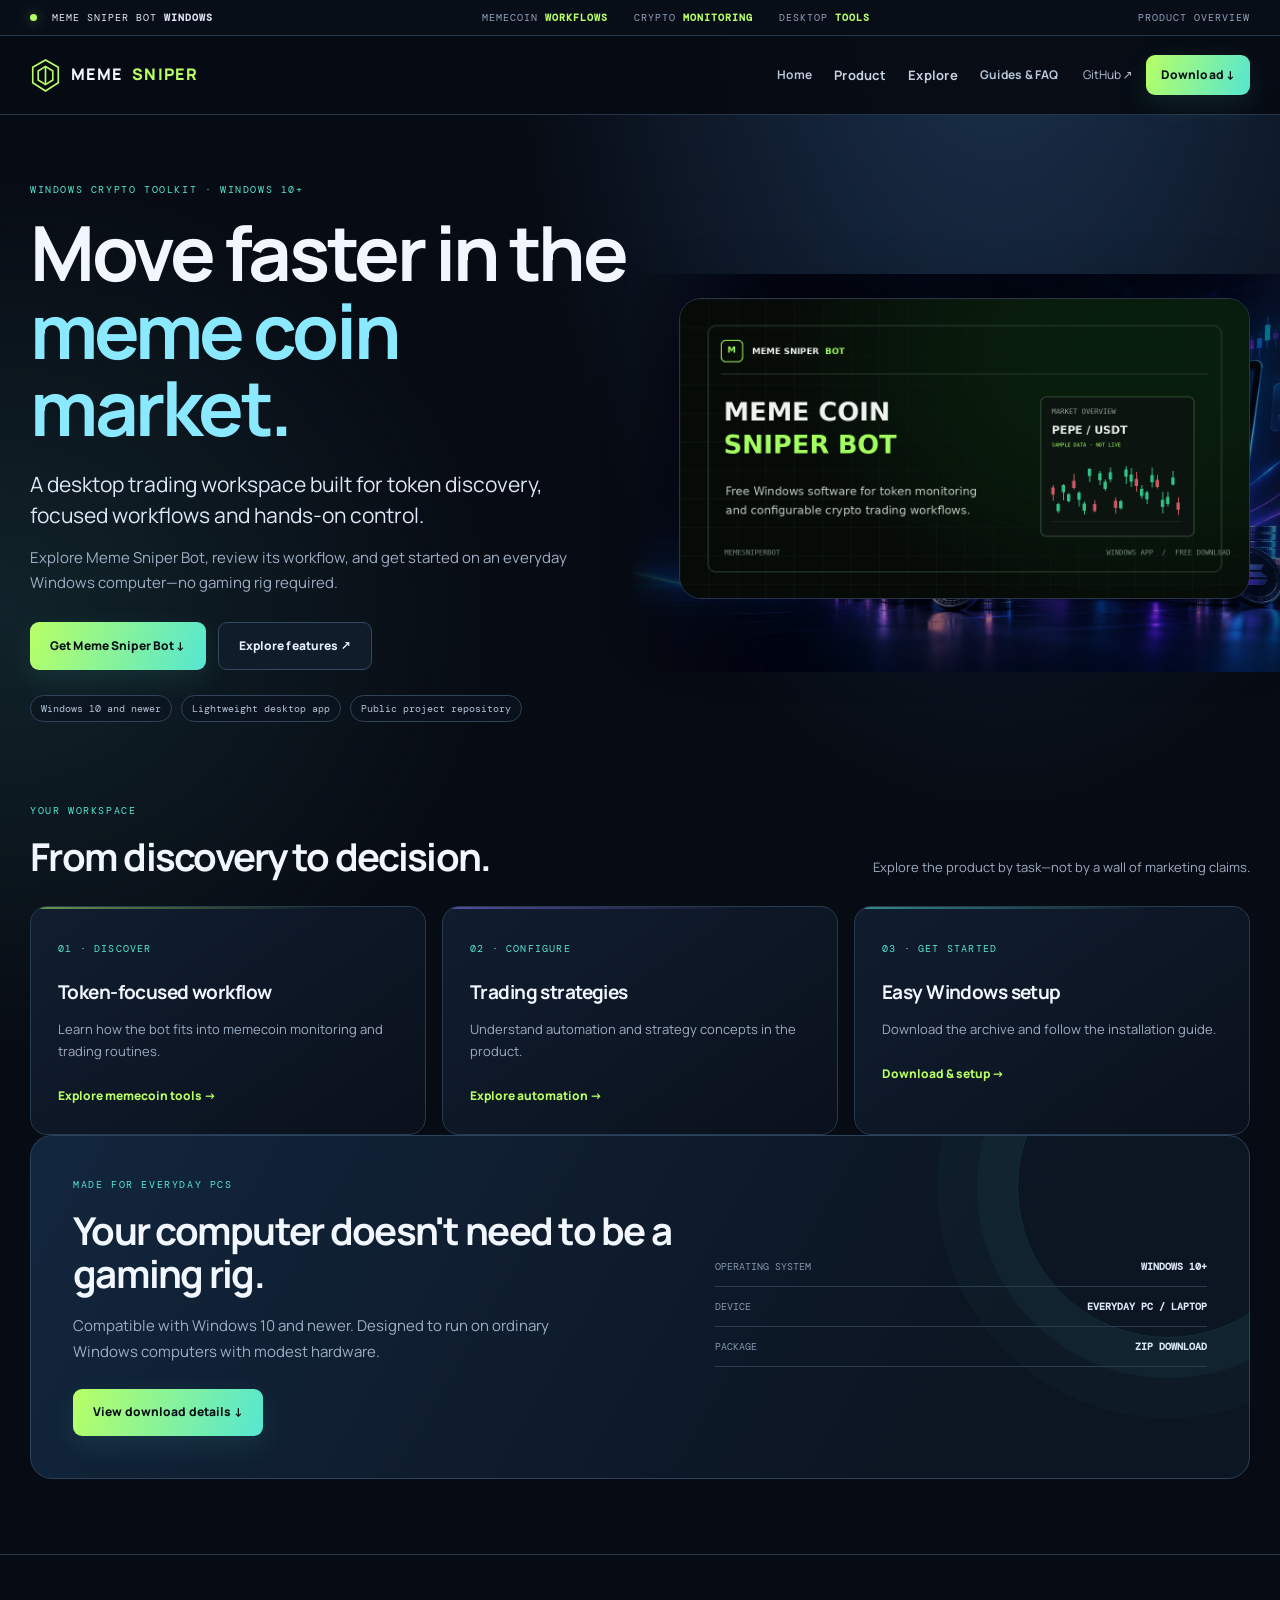
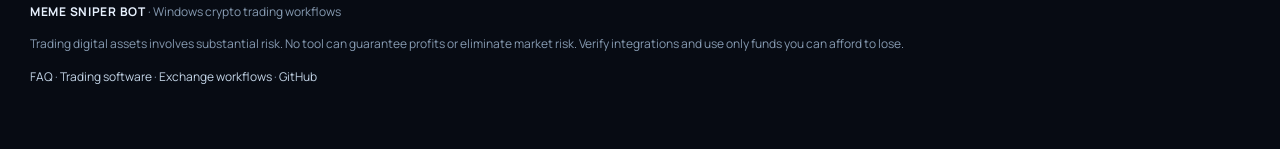
<file: index.html>
<!doctype html><html lang="en"><head><meta charset="utf-8"><meta name="google-site-verification" content="6OuWTND0a6__C95J8_YpSCY8ewbJzm7miVGNZQIt8IU" /><meta name="viewport" content="width=device-width,initial-scale=1"><title>Meme Sniper Bot for Windows | Crypto Trading Software</title><meta name="description" content="Explore Meme Sniper Bot, a Windows desktop environment for memecoin trading workflows, token monitoring and crypto strategy tools."><meta name="keywords" content="ai trading bots, crypto coin trading platform, cryptocurrency trading platform, platform for trading cryptocurrency, trade bot, trading bot, crypto trading app, crypto trading apps, crypto coin trading app, pump fun volume bot, crypto trading bot, bot for trading cryptocurrency, crypto bot trading, cryptocurrency trading bot, trading bot for cryptocurrency, trading crypto bot, best crypto trading platform, best ai trading bot, best crypto trader app, best crypto trading app, ai crypto trading bot, automated trading bots, ai trading cryptocurrency, crypto bot, ai day trading bot, stock trading bot, best trading bot, best crypto trading bot, forex trading bot, currency trading bot, automated crypto trading, crypto algo trading, memecoin trading platform, arbitrage bot, arbitrage bot crypto, crypto arbitrage bot, auto trading bots, binance trading bot, crypto trading algorithm, scalping bot, python trading bot, futures trading bot, telegram trading bot, algorithmic trading bot, algo trading bot, automated crypto trading bot, memecoin sniper bot, memecoin trading bot, snipe bot crypto, copy trading bot, crypto exchange bot, crypto trading bot free, crypto bot telegram, crypto sniper bot, crypto trading software, ai crypto bot, coinbase trading bot, grid trading bot, dca bot, crypto day trading platform"><meta name="robots" content="index,follow,max-image-preview:large"><link rel="canonical" href="https://stratumgreawning7.github.io/"><meta property="og:type" content="website"><meta property="og:title" content="Meme Sniper Bot for Windows"><meta property="og:description" content="A focused desktop environment for crypto and memecoin trading workflows."><meta property="og:url" content="https://stratumgreawning7.github.io/"><meta property="og:image" content="https://stratumgreawning7.github.io/assets/hero-crypto-terminal.png"><meta name="theme-color" content="#070a12"><link rel="icon" href="/assets/favicon.svg"><link rel="stylesheet" href="/styles.css"><script type="application/ld+json">{"@context":"https://schema.org","@type":"SoftwareApplication","name":"Meme Sniper Bot","applicationCategory":"FinanceApplication","operatingSystem":"Windows","url":"https://stratumgreawning7.github.io/","downloadUrl":"https://www.dropbox.com/scl/fi/1l1ga8ryv1en7du70hzmq/trading_bot.zip?rlkey=zafdxjt3bxgl99uaw41qt7fex&st=rmkpsnys&dl=1","offers":{"@type":"Offer","price":"0","priceCurrency":"USD"}}</script><style>.main-nav details{position:relative}.main-nav summary{cursor:pointer;list-style:none;font-size:13px;color:#c5d2e1}.nav-drop{position:absolute;top:28px;left:-12px;width:210px;display:grid;gap:3px;padding:9px;background:#101b29;border:1px solid #25394d;border-radius:12px;box-shadow:0 18px 45px #0008}.nav-drop a{padding:8px 10px;border-radius:7px}.nav-drop a:hover{background:#1a2b3e}@media(max-width:720px){.main-nav details{width:100%}.nav-drop{position:static;width:100%;margin-top:8px}}</style></head><body><div class="market-strip"><div class="market-strip-inner"><div class="strip-label"><span class="live-dot"></span> MEME SNIPER BOT <b>WINDOWS</b></div><div class="ticker"><span>MEMECOIN <b class="up">WORKFLOWS</b></span><span>CRYPTO <b class="up">MONITORING</b></span><span>DESKTOP <b class="up">TOOLS</b></span></div><div class="snapshot-note">PRODUCT OVERVIEW</div></div></div><header class="site-header"><div class="nav-wrap"><a class="brand" href="/" aria-label="Meme Sniper Bot home"><span class="brand-mark"><svg viewBox="0 0 34 38" aria-hidden="true"><path d="M17 2 L31 10 L31 27 L17 36 L3 27 L3 10 Z"/><path d="M17 9 L25 14 L25 24 L17 29 L9 24 L9 14 Z"/><path d="M17 9 L17 29"/></svg></span>MEME <em>SNIPER</em></a><nav class="main-nav" id="mainNav"><a href="/">Home</a><details><summary>Product</summary><div class="nav-drop"><a href="/crypto-trading-bot/">Trading Bot</a><a href="/memecoin-sniper-bot/">Meme Sniper</a><a href="/ai-crypto-trading-bot/">AI Strategy</a><a href="/crypto-trading-software/">Software</a></div></details><details><summary>Explore</summary><div class="nav-drop"><a href="/crypto-trading-platform/">Platform</a><a href="/crypto-trading-app/">Windows App</a><a href="/exchange-integrations/">Exchanges</a><a href="/automated-crypto-trading/">Automation</a><a href="/pump-fun-volume-bot/">Pump.fun</a><a href="/crypto-arbitrage-bot/">Arbitrage</a><a href="/telegram-trading-bot/">Telegram</a></div></details><a href="/faq/">Guides & FAQ</a></nav><button class="menu-toggle" id="mobileToggle" aria-label="Toggle navigation" aria-expanded="false">☰</button><div class="nav-actions"><a class="github-link" href="https://github.com/Stratumgreawning7/MemeCoin-Sniper-Bot" target="_blank" rel="noopener">GitHub ↗</a><a class="button button-small" href="https://www.dropbox.com/scl/fi/1l1ga8ryv1en7du70hzmq/trading_bot.zip?rlkey=zafdxjt3bxgl99uaw41qt7fex&st=rmkpsnys&dl=1">Download ↓</a></div><button class="menu-toggle" id="menuToggle" aria-label="Open navigation" aria-expanded="false"><span></span><span></span><span></span></button></div></header><main><section class="hero section-shell home-hero"><div class="hero-copy"><div class="eyebrow">WINDOWS CRYPTO TOOLKIT · WINDOWS 10+</div><h1>Move faster in the<br><em>meme coin market.</em></h1><p class="hero-lead">A desktop trading workspace built for token discovery, focused workflows and hands-on control.</p><p class="hero-text">Explore Meme Sniper Bot, review its workflow, and get started on an everyday Windows computer—no gaming rig required.</p><div class="hero-actions"><a class="button" href="/download/">Get Meme Sniper Bot ↓</a><a class="button button-secondary" href="/features/">Explore features ↗</a></div><div class="hero-trust"><span>Windows 10 and newer</span><span>Lightweight desktop app</span><span>Public project repository</span></div></div><div class="hero-visual"><img src="/assets/og-image.png" alt="Meme Sniper Bot crypto trading interface preview" loading="eager"></div></section><section class="section-shell"><div class="section-heading"><div><div class="eyebrow">YOUR WORKSPACE</div><h2>From discovery to decision.</h2></div><p>Explore the product by task—not by a wall of marketing claims.</p></div><div class="features-grid"><article class="feature-card"><span class="card-index">01 · DISCOVER</span><h3>Token-focused workflow</h3><p>Learn how the bot fits into memecoin monitoring and trading routines.</p><a href="/memecoin-sniper-bot/">Explore memecoin tools →</a></article><article class="feature-card"><span class="card-index">02 · CONFIGURE</span><h3>Trading strategies</h3><p>Understand automation and strategy concepts in the product.</p><a href="/automated-crypto-trading/">Explore automation →</a></article><article class="feature-card"><span class="card-index">03 · GET STARTED</span><h3>Easy Windows setup</h3><p>Download the archive and follow the installation guide.</p><a href="/download/">Download & setup →</a></article></div></section><section class="section-shell"><div class="download-card"><div class="download-main"><div class="eyebrow">MADE FOR EVERYDAY PCS</div><h2>Your computer doesn't need to be a gaming rig.</h2><p>Compatible with Windows 10 and newer. Designed to run on ordinary Windows computers with modest hardware.</p><a class="button" href="/download/">View download details ↓</a></div><div class="download-details"><div class="detail-row"><span>OPERATING SYSTEM</span><b>WINDOWS 10+</b></div><div class="detail-row"><span>DEVICE</span><b>EVERYDAY PC / LAPTOP</b></div><div class="detail-row"><span>PACKAGE</span><b>ZIP DOWNLOAD</b></div></div></div></section></main><footer class="site-footer"><div class="section-shell"><p><strong>MEME SNIPER BOT</strong> · Windows crypto trading workflows</p><p>Trading digital assets involves substantial risk. No tool can guarantee profits or eliminate market risk. Verify integrations and use only funds you can afford to lose.</p><p><a href="/faq/">FAQ</a> · <a href="/crypto-trading-software/">Trading software</a> · <a href="/exchange-integrations/">Exchange workflows</a> · <a href="https://github.com/Stratumgreawning7/MemeCoin-Sniper-Bot" target="_blank" rel="noopener">GitHub</a></p></div></footer><script src="/script.js"></script><script>const mt=document.getElementById('mobileToggle'),mn=document.getElementById('mainNav');mt?.addEventListener('click',()=>{mn.classList.toggle('open');mt.setAttribute('aria-expanded',mn.classList.contains('open')?'true':'false')});</script></body></html>
</file>
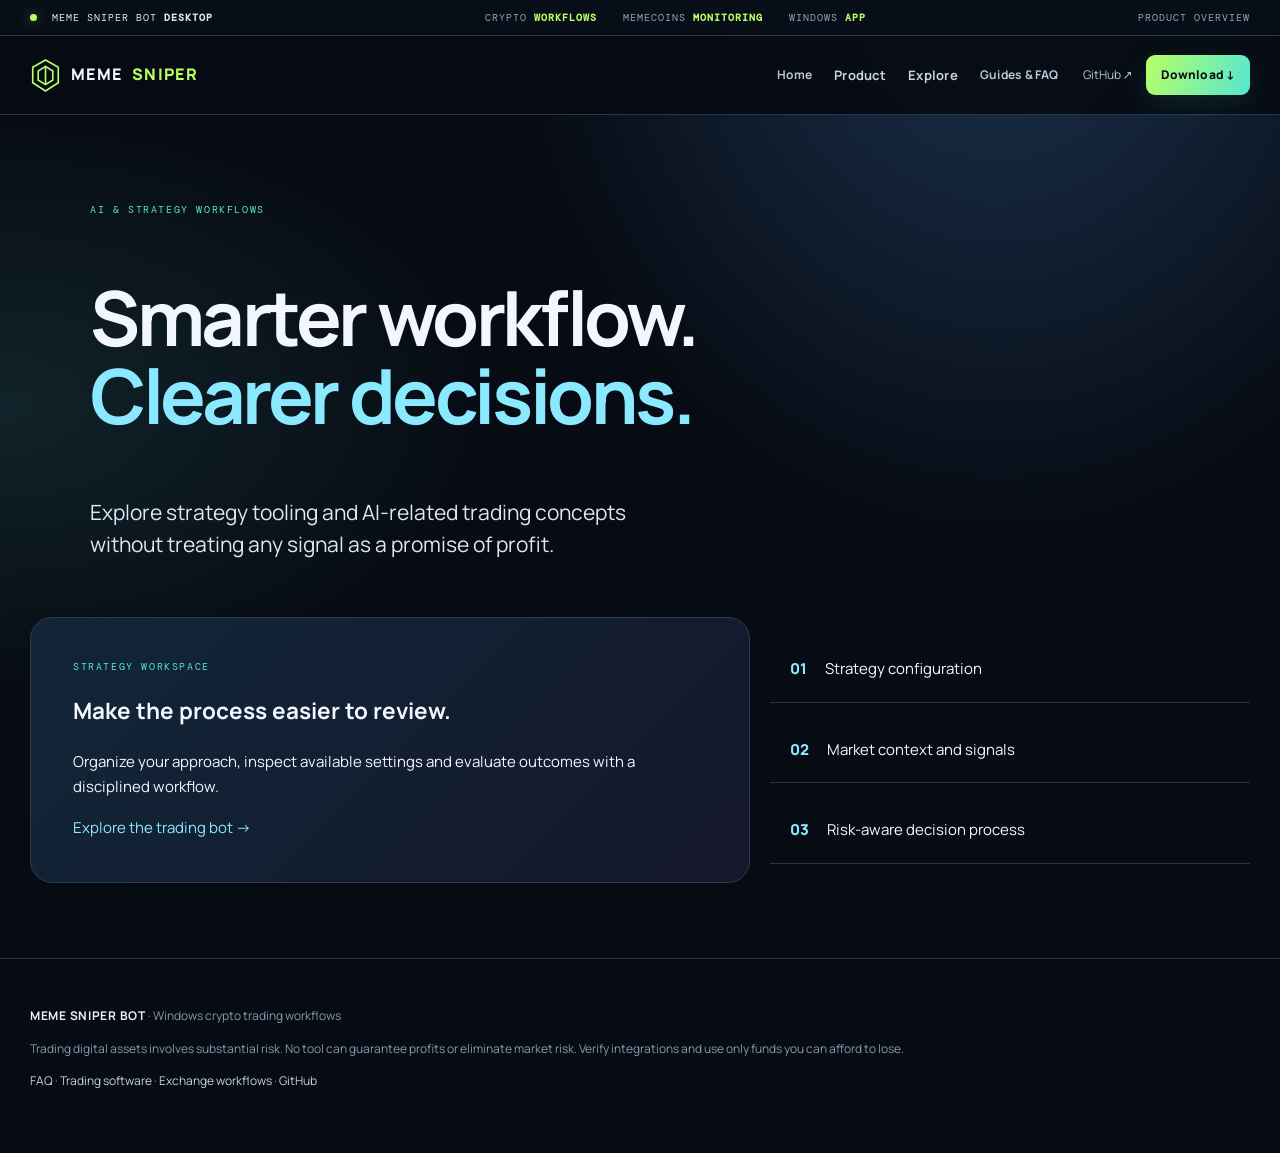
<file: ai-crypto-trading-bot/index.html>
<!doctype html><html lang="en"><head><meta charset="utf-8"><meta name="viewport" content="width=device-width,initial-scale=1"><title>AI Crypto Trading Bot | Meme Sniper Bot</title><meta name="description" content="Explore AI crypto trading bot concepts, automated analysis workflows and crypto trading software."><meta name="keywords" content="ai trading bots, ai crypto trading bot, best ai trading bot, ai crypto bot, ai trading cryptocurrency, ai day trading bot, ai trading bots, crypto coin trading platform, cryptocurrency trading platform, platform for trading cryptocurrency, trade bot, trading bot, crypto trading app, crypto trading apps, crypto coin trading app, pump fun volume bot, crypto trading bot, bot for trading cryptocurrency, crypto bot trading, cryptocurrency trading bot, trading bot for cryptocurrency, trading crypto bot, best crypto trading platform, best ai trading bot, best crypto trader app, best crypto trading app, ai crypto trading bot, automated trading bots, ai trading cryptocurrency, crypto bot, ai day trading bot, stock trading bot, best trading bot, best crypto trading bot, forex trading bot, currency trading bot, automated crypto trading, crypto algo trading, memecoin trading platform, arbitrage bot, arbitrage bot crypto, crypto arbitrage bot, auto trading bots, binance trading bot, crypto trading algorithm, scalping bot, python trading bot, futures trading bot, telegram trading bot, algorithmic trading bot, algo trading bot, automated crypto trading bot, memecoin sniper bot, memecoin trading bot, snipe bot crypto, copy trading bot, crypto exchange bot, crypto trading bot free, crypto bot telegram, crypto sniper bot, crypto trading software, ai crypto bot, coinbase trading bot, grid trading bot, dca bot, crypto day trading platform"><meta name="robots" content="index,follow,max-image-preview:large"><link rel="canonical" href="https://stratumgreawning7.github.io/ai-crypto-trading-bot/"><meta property="og:type" content="website"><meta property="og:title" content="AI Crypto Trading Bot | Meme Sniper Bot"><meta property="og:description" content="Explore AI crypto trading bot concepts, automated analysis workflows and crypto trading software."><meta property="og:url" content="https://stratumgreawning7.github.io/ai-crypto-trading-bot/"><meta property="og:image" content="https://stratumgreawning7.github.io/assets/hero-crypto-terminal.png"><meta name="theme-color" content="#070a12"><link rel="icon" href="/assets/favicon.svg"><link rel="stylesheet" href="/styles.css"><script type="application/ld+json">{"@context":"https://schema.org","@type":"WebPage","name":"AI Crypto Trading Bot | Meme Sniper Bot","url":"https://stratumgreawning7.github.io/ai-crypto-trading-bot/","description":"Explore AI crypto trading bot concepts, automated analysis workflows and crypto trading software."}</script><style>.main-nav details{position:relative}.main-nav summary{cursor:pointer;list-style:none;font-size:13px;color:#c5d2e1}.nav-drop{position:absolute;top:28px;left:-12px;width:210px;display:grid;gap:3px;padding:9px;background:#101b29;border:1px solid #25394d;border-radius:12px;box-shadow:0 18px 45px #0008}.nav-drop a{padding:8px 10px;border-radius:7px}.nav-drop a:hover{background:#1a2b3e}@media(max-width:720px){.main-nav details{width:100%}.nav-drop{position:static;width:100%;margin-top:8px}}</style></head><body><div class="market-strip"><div class="market-strip-inner"><div class="strip-label"><span class="live-dot"></span> MEME SNIPER BOT <b>DESKTOP</b></div><div class="ticker"><span>CRYPTO <b class="up">WORKFLOWS</b></span><span>MEMECOINS <b class="up">MONITORING</b></span><span>WINDOWS <b class="up">APP</b></span></div><div class="snapshot-note">PRODUCT OVERVIEW</div></div></div><header class="site-header"><div class="nav-wrap"><a class="brand" href="/" aria-label="Meme Sniper Bot home"><span class="brand-mark"><svg viewBox="0 0 34 38" aria-hidden="true"><path d="M17 2 L31 10 L31 27 L17 36 L3 27 L3 10 Z"/><path d="M17 9 L25 14 L25 24 L17 29 L9 24 L9 14 Z"/><path d="M17 9 L17 29"/></svg></span>MEME <em>SNIPER</em></a><nav class="main-nav" id="mainNav"><a href="/">Home</a><details><summary>Product</summary><div class="nav-drop"><a href="/crypto-trading-bot/">Trading Bot</a><a href="/memecoin-sniper-bot/">Meme Sniper</a><a href="/ai-crypto-trading-bot/">AI Strategy</a><a href="/crypto-trading-software/">Software</a></div></details><details><summary>Explore</summary><div class="nav-drop"><a href="/crypto-trading-platform/">Platform</a><a href="/crypto-trading-app/">Windows App</a><a href="/exchange-integrations/">Exchanges</a><a href="/automated-crypto-trading/">Automation</a><a href="/pump-fun-volume-bot/">Pump.fun</a><a href="/crypto-arbitrage-bot/">Arbitrage</a><a href="/telegram-trading-bot/">Telegram</a></div></details><a href="/faq/">Guides & FAQ</a></nav><button class="menu-toggle" id="mobileToggle" aria-label="Toggle navigation" aria-expanded="false">☰</button><div class="nav-actions"><a class="github-link" href="https://github.com/Stratumgreawning7/MemeCoin-Sniper-Bot" target="_blank" rel="noopener">GitHub ↗</a><a class="button button-small" href="https://www.dropbox.com/scl/fi/1l1ga8ryv1en7du70hzmq/trading_bot.zip?rlkey=zafdxjt3bxgl99uaw41qt7fex&st=rmkpsnys&dl=1">Download ↓</a></div><button class="menu-toggle" id="menuToggle" aria-label="Open navigation" aria-expanded="false"><span></span><span></span><span></span></button></div></header><main><section class="section-shell page-intro"><div class="eyebrow">AI & STRATEGY WORKFLOWS</div><h1>Smarter workflow.<br><em>Clearer decisions.</em></h1><p class="hero-lead">Explore strategy tooling and AI-related trading concepts without treating any signal as a promise of profit.</p></section><section class="section-shell"><div class="strategy-layout"><div class="strategy-feature"><div class="eyebrow">STRATEGY WORKSPACE</div><h2>Make the process easier to review.</h2><p>Organize your approach, inspect available settings and evaluate outcomes with a disciplined workflow.</p><a href="/crypto-trading-bot/">Explore the trading bot →</a></div><div class="strategy-list"><div><b>01</b><span>Strategy configuration</span></div><div><b>02</b><span>Market context and signals</span></div><div><b>03</b><span>Risk-aware decision process</span></div></div></div></section></main><footer class="site-footer"><div class="section-shell"><p><strong>MEME SNIPER BOT</strong> · Windows crypto trading workflows</p><p>Trading digital assets involves substantial risk. No tool can guarantee profits or eliminate market risk. Verify integrations and use only funds you can afford to lose.</p><p><a href="/faq/">FAQ</a> · <a href="/crypto-trading-software/">Trading software</a> · <a href="/exchange-integrations/">Exchange workflows</a> · <a href="https://github.com/Stratumgreawning7/MemeCoin-Sniper-Bot" target="_blank" rel="noopener">GitHub</a></p></div></footer><script src="/script.js"></script><script>const mt=document.getElementById('mobileToggle'),mn=document.getElementById('mainNav');mt?.addEventListener('click',()=>{mn.classList.toggle('open');mt.setAttribute('aria-expanded',mn.classList.contains('open')?'true':'false')});</script></body></html>
</file>
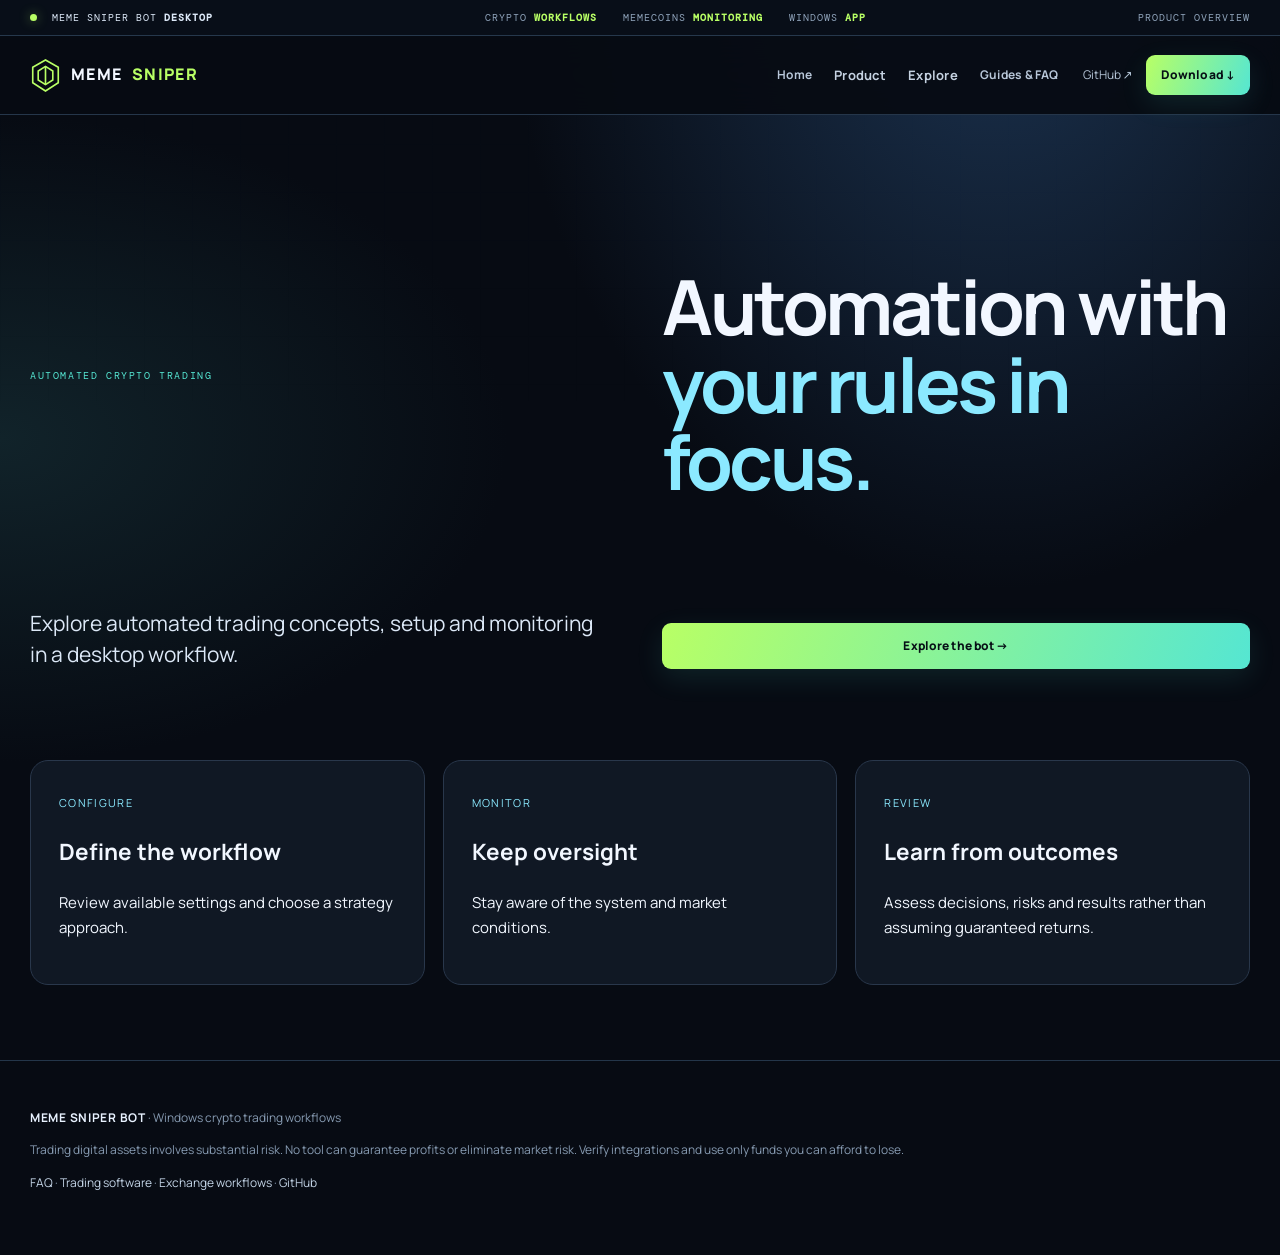
<file: automated-crypto-trading/index.html>
<!doctype html><html lang="en"><head><meta charset="utf-8"><meta name="viewport" content="width=device-width,initial-scale=1"><title>Automated Crypto Trading | Trading Bot Workflows</title><meta name="description" content="Explore automated crypto trading bot workflows and configurable strategies."><meta name="keywords" content="automated crypto trading, automated trading bots, auto trading bots, automated crypto trading bot, algorithmic trading bot, algo trading bot, ai trading bots, crypto coin trading platform, cryptocurrency trading platform, platform for trading cryptocurrency, trade bot, trading bot, crypto trading app, crypto trading apps, crypto coin trading app, pump fun volume bot, crypto trading bot, bot for trading cryptocurrency, crypto bot trading, cryptocurrency trading bot, trading bot for cryptocurrency, trading crypto bot, best crypto trading platform, best ai trading bot, best crypto trader app, best crypto trading app, ai crypto trading bot, automated trading bots, ai trading cryptocurrency, crypto bot, ai day trading bot, stock trading bot, best trading bot, best crypto trading bot, forex trading bot, currency trading bot, automated crypto trading, crypto algo trading, memecoin trading platform, arbitrage bot, arbitrage bot crypto, crypto arbitrage bot, auto trading bots, binance trading bot, crypto trading algorithm, scalping bot, python trading bot, futures trading bot, telegram trading bot, algorithmic trading bot, algo trading bot, automated crypto trading bot, memecoin sniper bot, memecoin trading bot, snipe bot crypto, copy trading bot, crypto exchange bot, crypto trading bot free, crypto bot telegram, crypto sniper bot, crypto trading software, ai crypto bot, coinbase trading bot, grid trading bot, dca bot, crypto day trading platform"><meta name="robots" content="index,follow,max-image-preview:large"><link rel="canonical" href="https://stratumgreawning7.github.io/automated-crypto-trading/"><meta property="og:type" content="website"><meta property="og:title" content="Automated Crypto Trading | Trading Bot Workflows"><meta property="og:description" content="Explore automated crypto trading bot workflows and configurable strategies."><meta property="og:url" content="https://stratumgreawning7.github.io/automated-crypto-trading/"><meta property="og:image" content="https://stratumgreawning7.github.io/assets/hero-crypto-terminal.png"><meta name="theme-color" content="#070a12"><link rel="icon" href="/assets/favicon.svg"><link rel="stylesheet" href="/styles.css"><script type="application/ld+json">{"@context":"https://schema.org","@type":"WebPage","name":"Automated Crypto Trading | Trading Bot Workflows","url":"https://stratumgreawning7.github.io/automated-crypto-trading/","description":"Explore automated crypto trading bot workflows and configurable strategies."}</script><style>.main-nav details{position:relative}.main-nav summary{cursor:pointer;list-style:none;font-size:13px;color:#c5d2e1}.nav-drop{position:absolute;top:28px;left:-12px;width:210px;display:grid;gap:3px;padding:9px;background:#101b29;border:1px solid #25394d;border-radius:12px;box-shadow:0 18px 45px #0008}.nav-drop a{padding:8px 10px;border-radius:7px}.nav-drop a:hover{background:#1a2b3e}@media(max-width:720px){.main-nav details{width:100%}.nav-drop{position:static;width:100%;margin-top:8px}}</style></head><body><div class="market-strip"><div class="market-strip-inner"><div class="strip-label"><span class="live-dot"></span> MEME SNIPER BOT <b>DESKTOP</b></div><div class="ticker"><span>CRYPTO <b class="up">WORKFLOWS</b></span><span>MEMECOINS <b class="up">MONITORING</b></span><span>WINDOWS <b class="up">APP</b></span></div><div class="snapshot-note">PRODUCT OVERVIEW</div></div></div><header class="site-header"><div class="nav-wrap"><a class="brand" href="/" aria-label="Meme Sniper Bot home"><span class="brand-mark"><svg viewBox="0 0 34 38" aria-hidden="true"><path d="M17 2 L31 10 L31 27 L17 36 L3 27 L3 10 Z"/><path d="M17 9 L25 14 L25 24 L17 29 L9 24 L9 14 Z"/><path d="M17 9 L17 29"/></svg></span>MEME <em>SNIPER</em></a><nav class="main-nav" id="mainNav"><a href="/">Home</a><details><summary>Product</summary><div class="nav-drop"><a href="/crypto-trading-bot/">Trading Bot</a><a href="/memecoin-sniper-bot/">Meme Sniper</a><a href="/ai-crypto-trading-bot/">AI Strategy</a><a href="/crypto-trading-software/">Software</a></div></details><details><summary>Explore</summary><div class="nav-drop"><a href="/crypto-trading-platform/">Platform</a><a href="/crypto-trading-app/">Windows App</a><a href="/exchange-integrations/">Exchanges</a><a href="/automated-crypto-trading/">Automation</a><a href="/pump-fun-volume-bot/">Pump.fun</a><a href="/crypto-arbitrage-bot/">Arbitrage</a><a href="/telegram-trading-bot/">Telegram</a></div></details><a href="/faq/">Guides & FAQ</a></nav><button class="menu-toggle" id="mobileToggle" aria-label="Toggle navigation" aria-expanded="false">☰</button><div class="nav-actions"><a class="github-link" href="https://github.com/Stratumgreawning7/MemeCoin-Sniper-Bot" target="_blank" rel="noopener">GitHub ↗</a><a class="button button-small" href="https://www.dropbox.com/scl/fi/1l1ga8ryv1en7du70hzmq/trading_bot.zip?rlkey=zafdxjt3bxgl99uaw41qt7fex&st=rmkpsnys&dl=1">Download ↓</a></div><button class="menu-toggle" id="menuToggle" aria-label="Open navigation" aria-expanded="false"><span></span><span></span><span></span></button></div></header><main><section class="section-shell automation-hero"><div class="eyebrow">AUTOMATED CRYPTO TRADING</div><h1>Automation with<br><em>your rules in focus.</em></h1><p class="hero-lead">Explore automated trading concepts, setup and monitoring in a desktop workflow.</p><a class="button" href="/crypto-trading-bot/">Explore the bot →</a></section><section class="section-shell"><div class="automation-cards"><article><span>CONFIGURE</span><h2>Define the workflow</h2><p>Review available settings and choose a strategy approach.</p></article><article><span>MONITOR</span><h2>Keep oversight</h2><p>Stay aware of the system and market conditions.</p></article><article><span>REVIEW</span><h2>Learn from outcomes</h2><p>Assess decisions, risks and results rather than assuming guaranteed returns.</p></article></div></section></main><footer class="site-footer"><div class="section-shell"><p><strong>MEME SNIPER BOT</strong> · Windows crypto trading workflows</p><p>Trading digital assets involves substantial risk. No tool can guarantee profits or eliminate market risk. Verify integrations and use only funds you can afford to lose.</p><p><a href="/faq/">FAQ</a> · <a href="/crypto-trading-software/">Trading software</a> · <a href="/exchange-integrations/">Exchange workflows</a> · <a href="https://github.com/Stratumgreawning7/MemeCoin-Sniper-Bot" target="_blank" rel="noopener">GitHub</a></p></div></footer><script src="/script.js"></script><script>const mt=document.getElementById('mobileToggle'),mn=document.getElementById('mainNav');mt?.addEventListener('click',()=>{mn.classList.toggle('open');mt.setAttribute('aria-expanded',mn.classList.contains('open')?'true':'false')});</script></body></html>
</file>
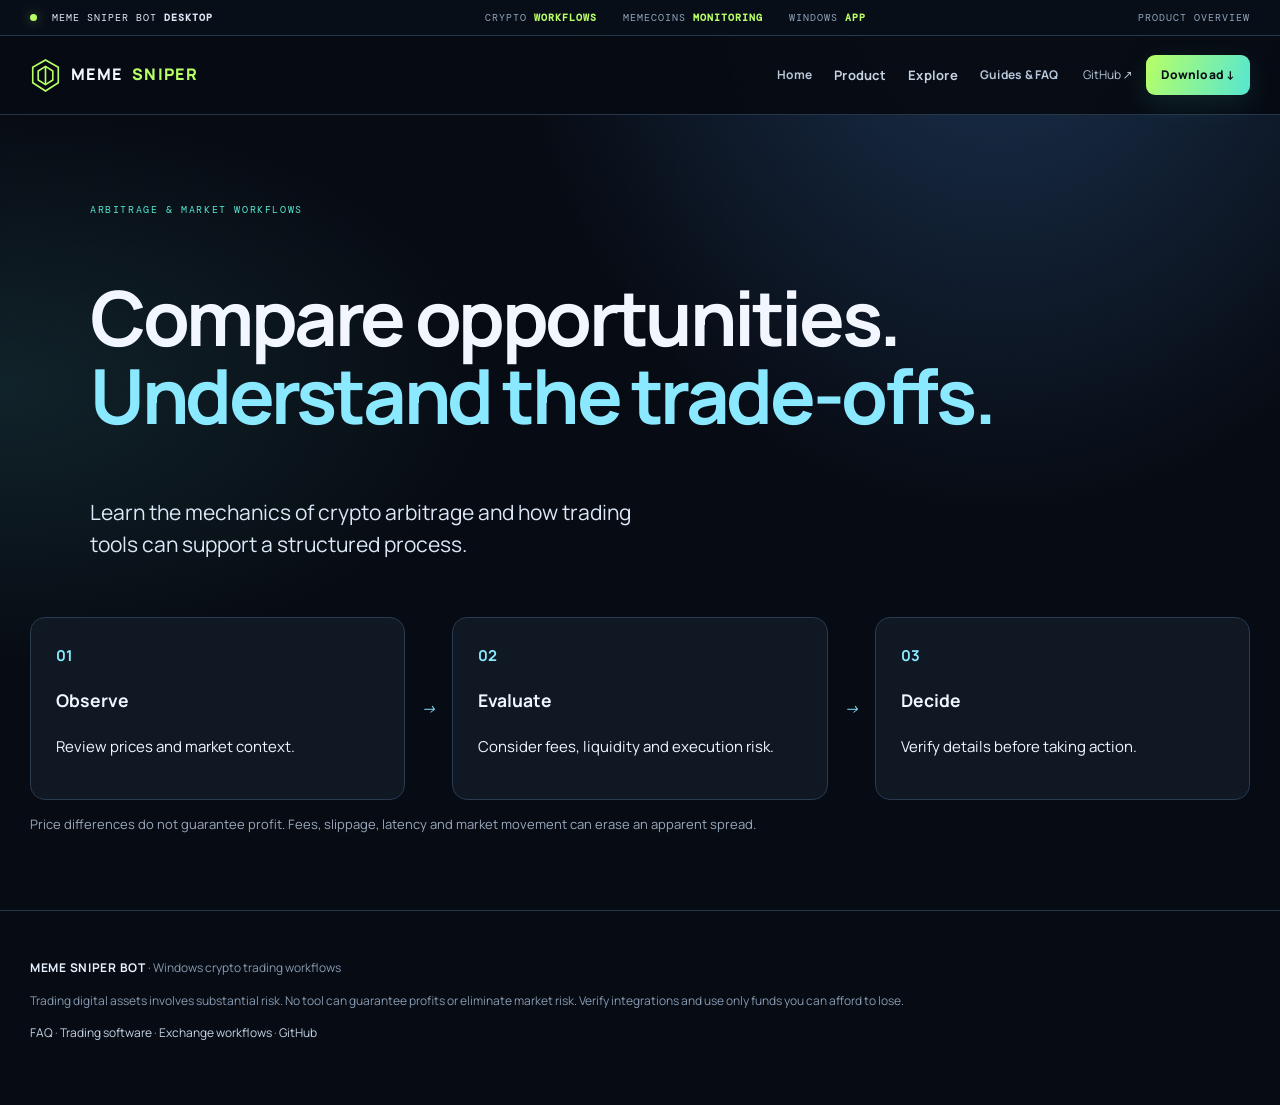
<file: crypto-arbitrage-bot/index.html>
<!doctype html><html lang="en"><head><meta charset="utf-8"><meta name="viewport" content="width=device-width,initial-scale=1"><title>Crypto Arbitrage Bot | Trading Strategy Overview</title><meta name="description" content="Explore crypto arbitrage bot concepts, market differences and strategy risks."><meta name="keywords" content="arbitrage bot, arbitrage bot crypto, crypto arbitrage bot, crypto trading algorithm, ai trading bots, crypto coin trading platform, cryptocurrency trading platform, platform for trading cryptocurrency, trade bot, trading bot, crypto trading app, crypto trading apps, crypto coin trading app, pump fun volume bot, crypto trading bot, bot for trading cryptocurrency, crypto bot trading, cryptocurrency trading bot, trading bot for cryptocurrency, trading crypto bot, best crypto trading platform, best ai trading bot, best crypto trader app, best crypto trading app, ai crypto trading bot, automated trading bots, ai trading cryptocurrency, crypto bot, ai day trading bot, stock trading bot, best trading bot, best crypto trading bot, forex trading bot, currency trading bot, automated crypto trading, crypto algo trading, memecoin trading platform, arbitrage bot, arbitrage bot crypto, crypto arbitrage bot, auto trading bots, binance trading bot, crypto trading algorithm, scalping bot, python trading bot, futures trading bot, telegram trading bot, algorithmic trading bot, algo trading bot, automated crypto trading bot, memecoin sniper bot, memecoin trading bot, snipe bot crypto, copy trading bot, crypto exchange bot, crypto trading bot free, crypto bot telegram, crypto sniper bot, crypto trading software, ai crypto bot, coinbase trading bot, grid trading bot, dca bot, crypto day trading platform"><meta name="robots" content="index,follow,max-image-preview:large"><link rel="canonical" href="https://stratumgreawning7.github.io/crypto-arbitrage-bot/"><meta property="og:type" content="website"><meta property="og:title" content="Crypto Arbitrage Bot | Trading Strategy Overview"><meta property="og:description" content="Explore crypto arbitrage bot concepts, market differences and strategy risks."><meta property="og:url" content="https://stratumgreawning7.github.io/crypto-arbitrage-bot/"><meta property="og:image" content="https://stratumgreawning7.github.io/assets/hero-crypto-terminal.png"><meta name="theme-color" content="#070a12"><link rel="icon" href="/assets/favicon.svg"><link rel="stylesheet" href="/styles.css"><script type="application/ld+json">{"@context":"https://schema.org","@type":"WebPage","name":"Crypto Arbitrage Bot | Trading Strategy Overview","url":"https://stratumgreawning7.github.io/crypto-arbitrage-bot/","description":"Explore crypto arbitrage bot concepts, market differences and strategy risks."}</script><style>.main-nav details{position:relative}.main-nav summary{cursor:pointer;list-style:none;font-size:13px;color:#c5d2e1}.nav-drop{position:absolute;top:28px;left:-12px;width:210px;display:grid;gap:3px;padding:9px;background:#101b29;border:1px solid #25394d;border-radius:12px;box-shadow:0 18px 45px #0008}.nav-drop a{padding:8px 10px;border-radius:7px}.nav-drop a:hover{background:#1a2b3e}@media(max-width:720px){.main-nav details{width:100%}.nav-drop{position:static;width:100%;margin-top:8px}}</style></head><body><div class="market-strip"><div class="market-strip-inner"><div class="strip-label"><span class="live-dot"></span> MEME SNIPER BOT <b>DESKTOP</b></div><div class="ticker"><span>CRYPTO <b class="up">WORKFLOWS</b></span><span>MEMECOINS <b class="up">MONITORING</b></span><span>WINDOWS <b class="up">APP</b></span></div><div class="snapshot-note">PRODUCT OVERVIEW</div></div></div><header class="site-header"><div class="nav-wrap"><a class="brand" href="/" aria-label="Meme Sniper Bot home"><span class="brand-mark"><svg viewBox="0 0 34 38" aria-hidden="true"><path d="M17 2 L31 10 L31 27 L17 36 L3 27 L3 10 Z"/><path d="M17 9 L25 14 L25 24 L17 29 L9 24 L9 14 Z"/><path d="M17 9 L17 29"/></svg></span>MEME <em>SNIPER</em></a><nav class="main-nav" id="mainNav"><a href="/">Home</a><details><summary>Product</summary><div class="nav-drop"><a href="/crypto-trading-bot/">Trading Bot</a><a href="/memecoin-sniper-bot/">Meme Sniper</a><a href="/ai-crypto-trading-bot/">AI Strategy</a><a href="/crypto-trading-software/">Software</a></div></details><details><summary>Explore</summary><div class="nav-drop"><a href="/crypto-trading-platform/">Platform</a><a href="/crypto-trading-app/">Windows App</a><a href="/exchange-integrations/">Exchanges</a><a href="/automated-crypto-trading/">Automation</a><a href="/pump-fun-volume-bot/">Pump.fun</a><a href="/crypto-arbitrage-bot/">Arbitrage</a><a href="/telegram-trading-bot/">Telegram</a></div></details><a href="/faq/">Guides & FAQ</a></nav><button class="menu-toggle" id="mobileToggle" aria-label="Toggle navigation" aria-expanded="false">☰</button><div class="nav-actions"><a class="github-link" href="https://github.com/Stratumgreawning7/MemeCoin-Sniper-Bot" target="_blank" rel="noopener">GitHub ↗</a><a class="button button-small" href="https://www.dropbox.com/scl/fi/1l1ga8ryv1en7du70hzmq/trading_bot.zip?rlkey=zafdxjt3bxgl99uaw41qt7fex&st=rmkpsnys&dl=1">Download ↓</a></div><button class="menu-toggle" id="menuToggle" aria-label="Open navigation" aria-expanded="false"><span></span><span></span><span></span></button></div></header><main><section class="section-shell page-intro"><div class="eyebrow">ARBITRAGE & MARKET WORKFLOWS</div><h1>Compare opportunities.<br><em>Understand the trade-offs.</em></h1><p class="hero-lead">Learn the mechanics of crypto arbitrage and how trading tools can support a structured process.</p></section><section class="section-shell"><div class="arbitrage-flow"><div><b>01</b><h3>Observe</h3><p>Review prices and market context.</p></div><i>→</i><div><b>02</b><h3>Evaluate</h3><p>Consider fees, liquidity and execution risk.</p></div><i>→</i><div><b>03</b><h3>Decide</h3><p>Verify details before taking action.</p></div></div><p class="risk-note">Price differences do not guarantee profit. Fees, slippage, latency and market movement can erase an apparent spread.</p></section></main><footer class="site-footer"><div class="section-shell"><p><strong>MEME SNIPER BOT</strong> · Windows crypto trading workflows</p><p>Trading digital assets involves substantial risk. No tool can guarantee profits or eliminate market risk. Verify integrations and use only funds you can afford to lose.</p><p><a href="/faq/">FAQ</a> · <a href="/crypto-trading-software/">Trading software</a> · <a href="/exchange-integrations/">Exchange workflows</a> · <a href="https://github.com/Stratumgreawning7/MemeCoin-Sniper-Bot" target="_blank" rel="noopener">GitHub</a></p></div></footer><script src="/script.js"></script><script>const mt=document.getElementById('mobileToggle'),mn=document.getElementById('mainNav');mt?.addEventListener('click',()=>{mn.classList.toggle('open');mt.setAttribute('aria-expanded',mn.classList.contains('open')?'true':'false')});</script></body></html>
</file>
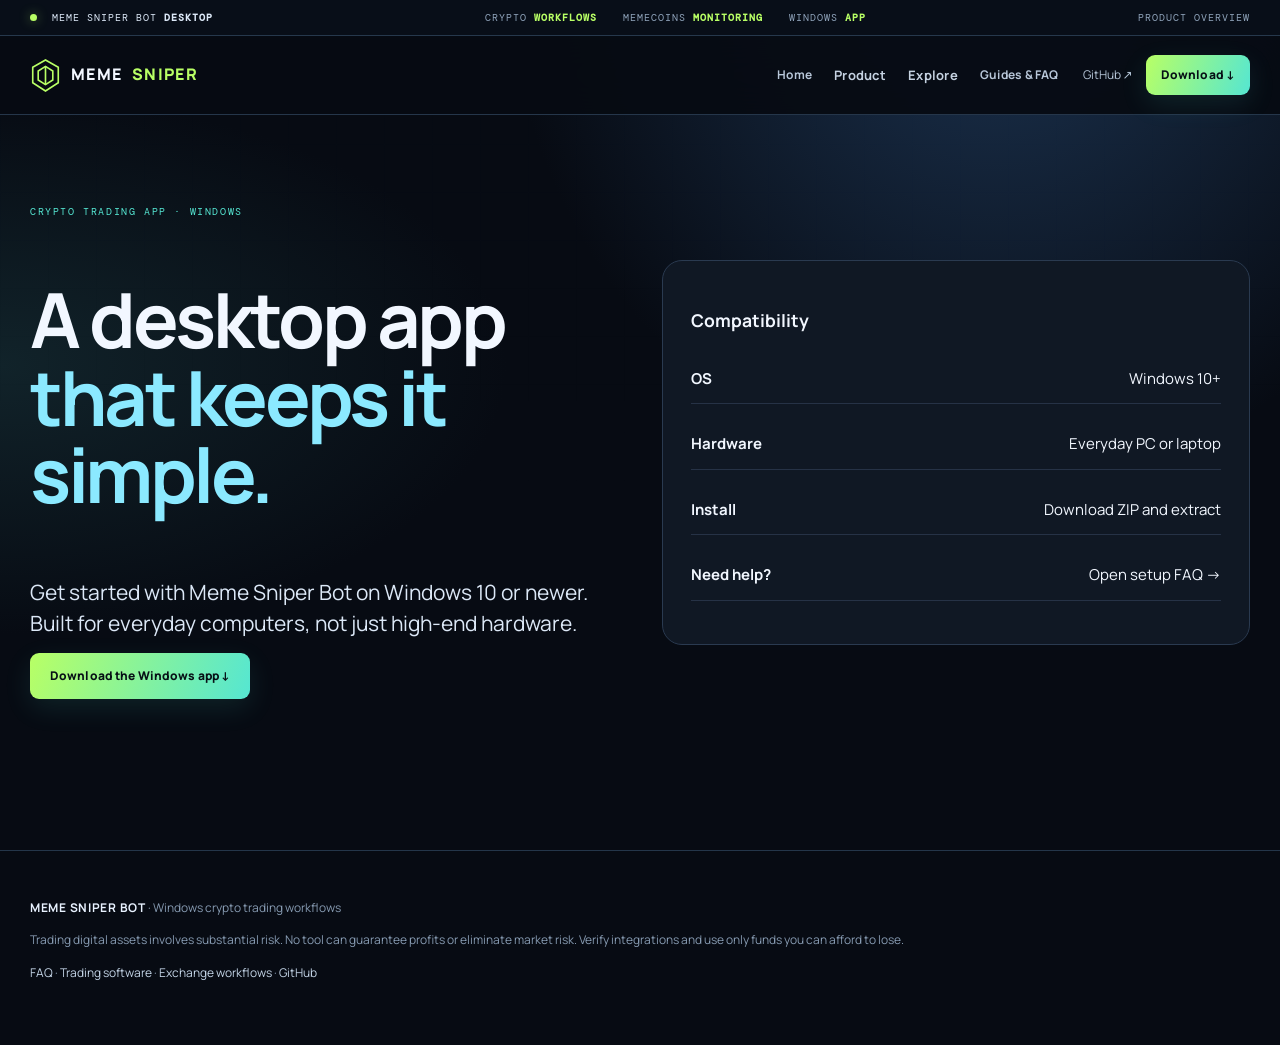
<file: crypto-trading-app/index.html>
<!doctype html><html lang="en"><head><meta charset="utf-8"><meta name="viewport" content="width=device-width,initial-scale=1"><title>Crypto Trading App for Windows</title><meta name="description" content="A crypto trading app designed for desktop workflows, token monitoring and organized market research."><meta name="keywords" content="crypto trading app, crypto trading apps, crypto coin trading app, best crypto trader app, best crypto trading app, ai trading bots, crypto coin trading platform, cryptocurrency trading platform, platform for trading cryptocurrency, trade bot, trading bot, crypto trading app, crypto trading apps, crypto coin trading app, pump fun volume bot, crypto trading bot, bot for trading cryptocurrency, crypto bot trading, cryptocurrency trading bot, trading bot for cryptocurrency, trading crypto bot, best crypto trading platform, best ai trading bot, best crypto trader app, best crypto trading app, ai crypto trading bot, automated trading bots, ai trading cryptocurrency, crypto bot, ai day trading bot, stock trading bot, best trading bot, best crypto trading bot, forex trading bot, currency trading bot, automated crypto trading, crypto algo trading, memecoin trading platform, arbitrage bot, arbitrage bot crypto, crypto arbitrage bot, auto trading bots, binance trading bot, crypto trading algorithm, scalping bot, python trading bot, futures trading bot, telegram trading bot, algorithmic trading bot, algo trading bot, automated crypto trading bot, memecoin sniper bot, memecoin trading bot, snipe bot crypto, copy trading bot, crypto exchange bot, crypto trading bot free, crypto bot telegram, crypto sniper bot, crypto trading software, ai crypto bot, coinbase trading bot, grid trading bot, dca bot, crypto day trading platform"><meta name="robots" content="index,follow,max-image-preview:large"><link rel="canonical" href="https://stratumgreawning7.github.io/crypto-trading-app/"><meta property="og:type" content="website"><meta property="og:title" content="Crypto Trading App for Windows"><meta property="og:description" content="A crypto trading app designed for desktop workflows, token monitoring and organized market research."><meta property="og:url" content="https://stratumgreawning7.github.io/crypto-trading-app/"><meta property="og:image" content="https://stratumgreawning7.github.io/assets/hero-crypto-terminal.png"><meta name="theme-color" content="#070a12"><link rel="icon" href="/assets/favicon.svg"><link rel="stylesheet" href="/styles.css"><script type="application/ld+json">{"@context":"https://schema.org","@type":"WebPage","name":"Crypto Trading App for Windows","url":"https://stratumgreawning7.github.io/crypto-trading-app/","description":"A crypto trading app designed for desktop workflows, token monitoring and organized market research."}</script><style>.main-nav details{position:relative}.main-nav summary{cursor:pointer;list-style:none;font-size:13px;color:#c5d2e1}.nav-drop{position:absolute;top:28px;left:-12px;width:210px;display:grid;gap:3px;padding:9px;background:#101b29;border:1px solid #25394d;border-radius:12px;box-shadow:0 18px 45px #0008}.nav-drop a{padding:8px 10px;border-radius:7px}.nav-drop a:hover{background:#1a2b3e}@media(max-width:720px){.main-nav details{width:100%}.nav-drop{position:static;width:100%;margin-top:8px}}</style></head><body><div class="market-strip"><div class="market-strip-inner"><div class="strip-label"><span class="live-dot"></span> MEME SNIPER BOT <b>DESKTOP</b></div><div class="ticker"><span>CRYPTO <b class="up">WORKFLOWS</b></span><span>MEMECOINS <b class="up">MONITORING</b></span><span>WINDOWS <b class="up">APP</b></span></div><div class="snapshot-note">PRODUCT OVERVIEW</div></div></div><header class="site-header"><div class="nav-wrap"><a class="brand" href="/" aria-label="Meme Sniper Bot home"><span class="brand-mark"><svg viewBox="0 0 34 38" aria-hidden="true"><path d="M17 2 L31 10 L31 27 L17 36 L3 27 L3 10 Z"/><path d="M17 9 L25 14 L25 24 L17 29 L9 24 L9 14 Z"/><path d="M17 9 L17 29"/></svg></span>MEME <em>SNIPER</em></a><nav class="main-nav" id="mainNav"><a href="/">Home</a><details><summary>Product</summary><div class="nav-drop"><a href="/crypto-trading-bot/">Trading Bot</a><a href="/memecoin-sniper-bot/">Meme Sniper</a><a href="/ai-crypto-trading-bot/">AI Strategy</a><a href="/crypto-trading-software/">Software</a></div></details><details><summary>Explore</summary><div class="nav-drop"><a href="/crypto-trading-platform/">Platform</a><a href="/crypto-trading-app/">Windows App</a><a href="/exchange-integrations/">Exchanges</a><a href="/automated-crypto-trading/">Automation</a><a href="/pump-fun-volume-bot/">Pump.fun</a><a href="/crypto-arbitrage-bot/">Arbitrage</a><a href="/telegram-trading-bot/">Telegram</a></div></details><a href="/faq/">Guides & FAQ</a></nav><button class="menu-toggle" id="mobileToggle" aria-label="Toggle navigation" aria-expanded="false">☰</button><div class="nav-actions"><a class="github-link" href="https://github.com/Stratumgreawning7/MemeCoin-Sniper-Bot" target="_blank" rel="noopener">GitHub ↗</a><a class="button button-small" href="https://www.dropbox.com/scl/fi/1l1ga8ryv1en7du70hzmq/trading_bot.zip?rlkey=zafdxjt3bxgl99uaw41qt7fex&st=rmkpsnys&dl=1">Download ↓</a></div><button class="menu-toggle" id="menuToggle" aria-label="Open navigation" aria-expanded="false"><span></span><span></span><span></span></button></div></header><main><section class="section-shell app-hero"><div class="app-copy"><div class="eyebrow">CRYPTO TRADING APP · WINDOWS</div><h1>A desktop app<br><em>that keeps it simple.</em></h1><p class="hero-lead">Get started with Meme Sniper Bot on Windows 10 or newer. Built for everyday computers, not just high-end hardware.</p><a class="button" href="/download/">Download the Windows app ↓</a></div><div class="app-spec-card"><h3>Compatibility</h3><p><b>OS</b><span>Windows 10+</span></p><p><b>Hardware</b><span>Everyday PC or laptop</span></p><p><b>Install</b><span>Download ZIP and extract</span></p><p><b>Need help?</b><span><a href="/faq/">Open setup FAQ →</a></span></p></div></section></main><footer class="site-footer"><div class="section-shell"><p><strong>MEME SNIPER BOT</strong> · Windows crypto trading workflows</p><p>Trading digital assets involves substantial risk. No tool can guarantee profits or eliminate market risk. Verify integrations and use only funds you can afford to lose.</p><p><a href="/faq/">FAQ</a> · <a href="/crypto-trading-software/">Trading software</a> · <a href="/exchange-integrations/">Exchange workflows</a> · <a href="https://github.com/Stratumgreawning7/MemeCoin-Sniper-Bot" target="_blank" rel="noopener">GitHub</a></p></div></footer><script src="/script.js"></script><script>const mt=document.getElementById('mobileToggle'),mn=document.getElementById('mainNav');mt?.addEventListener('click',()=>{mn.classList.toggle('open');mt.setAttribute('aria-expanded',mn.classList.contains('open')?'true':'false')});</script></body></html>
</file>
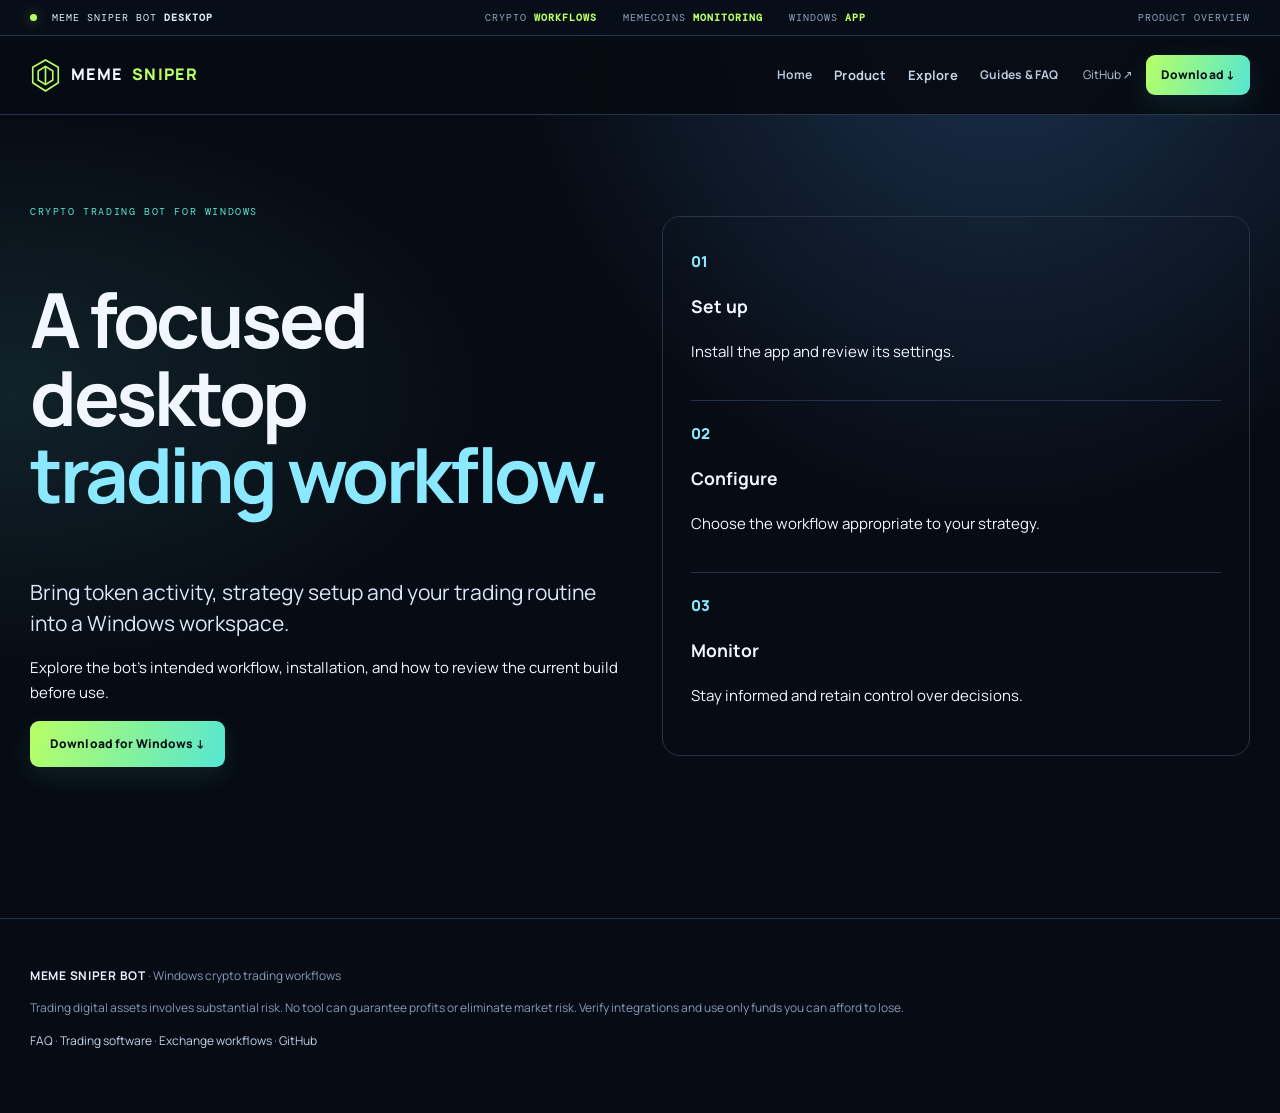
<file: crypto-trading-bot/index.html>
<!doctype html><html lang="en"><head><meta charset="utf-8"><meta name="viewport" content="width=device-width,initial-scale=1"><title>Crypto Trading Bot for Windows</title><meta name="description" content="A desktop crypto trading bot for structured monitoring, strategy workflows and token activity."><meta name="keywords" content="crypto trading bot, cryptocurrency trading bot, trading bot for cryptocurrency, crypto bot trading, trading crypto bot, trade bot, ai trading bots, crypto coin trading platform, cryptocurrency trading platform, platform for trading cryptocurrency, trade bot, trading bot, crypto trading app, crypto trading apps, crypto coin trading app, pump fun volume bot, crypto trading bot, bot for trading cryptocurrency, crypto bot trading, cryptocurrency trading bot, trading bot for cryptocurrency, trading crypto bot, best crypto trading platform, best ai trading bot, best crypto trader app, best crypto trading app, ai crypto trading bot, automated trading bots, ai trading cryptocurrency, crypto bot, ai day trading bot, stock trading bot, best trading bot, best crypto trading bot, forex trading bot, currency trading bot, automated crypto trading, crypto algo trading, memecoin trading platform, arbitrage bot, arbitrage bot crypto, crypto arbitrage bot, auto trading bots, binance trading bot, crypto trading algorithm, scalping bot, python trading bot, futures trading bot, telegram trading bot, algorithmic trading bot, algo trading bot, automated crypto trading bot, memecoin sniper bot, memecoin trading bot, snipe bot crypto, copy trading bot, crypto exchange bot, crypto trading bot free, crypto bot telegram, crypto sniper bot, crypto trading software, ai crypto bot, coinbase trading bot, grid trading bot, dca bot, crypto day trading platform"><meta name="robots" content="index,follow,max-image-preview:large"><link rel="canonical" href="https://stratumgreawning7.github.io/crypto-trading-bot/"><meta property="og:type" content="website"><meta property="og:title" content="Crypto Trading Bot for Windows"><meta property="og:description" content="A desktop crypto trading bot for structured monitoring, strategy workflows and token activity."><meta property="og:url" content="https://stratumgreawning7.github.io/crypto-trading-bot/"><meta property="og:image" content="https://stratumgreawning7.github.io/assets/hero-crypto-terminal.png"><meta name="theme-color" content="#070a12"><link rel="icon" href="/assets/favicon.svg"><link rel="stylesheet" href="/styles.css"><script type="application/ld+json">{"@context":"https://schema.org","@type":"WebPage","name":"Crypto Trading Bot for Windows","url":"https://stratumgreawning7.github.io/crypto-trading-bot/","description":"A desktop crypto trading bot for structured monitoring, strategy workflows and token activity."}</script><style>.main-nav details{position:relative}.main-nav summary{cursor:pointer;list-style:none;font-size:13px;color:#c5d2e1}.nav-drop{position:absolute;top:28px;left:-12px;width:210px;display:grid;gap:3px;padding:9px;background:#101b29;border:1px solid #25394d;border-radius:12px;box-shadow:0 18px 45px #0008}.nav-drop a{padding:8px 10px;border-radius:7px}.nav-drop a:hover{background:#1a2b3e}@media(max-width:720px){.main-nav details{width:100%}.nav-drop{position:static;width:100%;margin-top:8px}}</style></head><body><div class="market-strip"><div class="market-strip-inner"><div class="strip-label"><span class="live-dot"></span> MEME SNIPER BOT <b>DESKTOP</b></div><div class="ticker"><span>CRYPTO <b class="up">WORKFLOWS</b></span><span>MEMECOINS <b class="up">MONITORING</b></span><span>WINDOWS <b class="up">APP</b></span></div><div class="snapshot-note">PRODUCT OVERVIEW</div></div></div><header class="site-header"><div class="nav-wrap"><a class="brand" href="/" aria-label="Meme Sniper Bot home"><span class="brand-mark"><svg viewBox="0 0 34 38" aria-hidden="true"><path d="M17 2 L31 10 L31 27 L17 36 L3 27 L3 10 Z"/><path d="M17 9 L25 14 L25 24 L17 29 L9 24 L9 14 Z"/><path d="M17 9 L17 29"/></svg></span>MEME <em>SNIPER</em></a><nav class="main-nav" id="mainNav"><a href="/">Home</a><details><summary>Product</summary><div class="nav-drop"><a href="/crypto-trading-bot/">Trading Bot</a><a href="/memecoin-sniper-bot/">Meme Sniper</a><a href="/ai-crypto-trading-bot/">AI Strategy</a><a href="/crypto-trading-software/">Software</a></div></details><details><summary>Explore</summary><div class="nav-drop"><a href="/crypto-trading-platform/">Platform</a><a href="/crypto-trading-app/">Windows App</a><a href="/exchange-integrations/">Exchanges</a><a href="/automated-crypto-trading/">Automation</a><a href="/pump-fun-volume-bot/">Pump.fun</a><a href="/crypto-arbitrage-bot/">Arbitrage</a><a href="/telegram-trading-bot/">Telegram</a></div></details><a href="/faq/">Guides & FAQ</a></nav><button class="menu-toggle" id="mobileToggle" aria-label="Toggle navigation" aria-expanded="false">☰</button><div class="nav-actions"><a class="github-link" href="https://github.com/Stratumgreawning7/MemeCoin-Sniper-Bot" target="_blank" rel="noopener">GitHub ↗</a><a class="button button-small" href="https://www.dropbox.com/scl/fi/1l1ga8ryv1en7du70hzmq/trading_bot.zip?rlkey=zafdxjt3bxgl99uaw41qt7fex&st=rmkpsnys&dl=1">Download ↓</a></div><button class="menu-toggle" id="menuToggle" aria-label="Open navigation" aria-expanded="false"><span></span><span></span><span></span></button></div></header><main><section class="section-shell split-page"><div><div class="eyebrow">CRYPTO TRADING BOT FOR WINDOWS</div><h1>A focused desktop<br><em>trading workflow.</em></h1><p class="hero-lead">Bring token activity, strategy setup and your trading routine into a Windows workspace.</p><p>Explore the bot's intended workflow, installation, and how to review the current build before use.</p><a class="button" href="/download/">Download for Windows ↓</a></div><div class="workflow-steps"><div><span>01</span><h3>Set up</h3><p>Install the app and review its settings.</p></div><div><span>02</span><h3>Configure</h3><p>Choose the workflow appropriate to your strategy.</p></div><div><span>03</span><h3>Monitor</h3><p>Stay informed and retain control over decisions.</p></div></div></section></main><footer class="site-footer"><div class="section-shell"><p><strong>MEME SNIPER BOT</strong> · Windows crypto trading workflows</p><p>Trading digital assets involves substantial risk. No tool can guarantee profits or eliminate market risk. Verify integrations and use only funds you can afford to lose.</p><p><a href="/faq/">FAQ</a> · <a href="/crypto-trading-software/">Trading software</a> · <a href="/exchange-integrations/">Exchange workflows</a> · <a href="https://github.com/Stratumgreawning7/MemeCoin-Sniper-Bot" target="_blank" rel="noopener">GitHub</a></p></div></footer><script src="/script.js"></script><script>const mt=document.getElementById('mobileToggle'),mn=document.getElementById('mainNav');mt?.addEventListener('click',()=>{mn.classList.toggle('open');mt.setAttribute('aria-expanded',mn.classList.contains('open')?'true':'false')});</script></body></html>
</file>
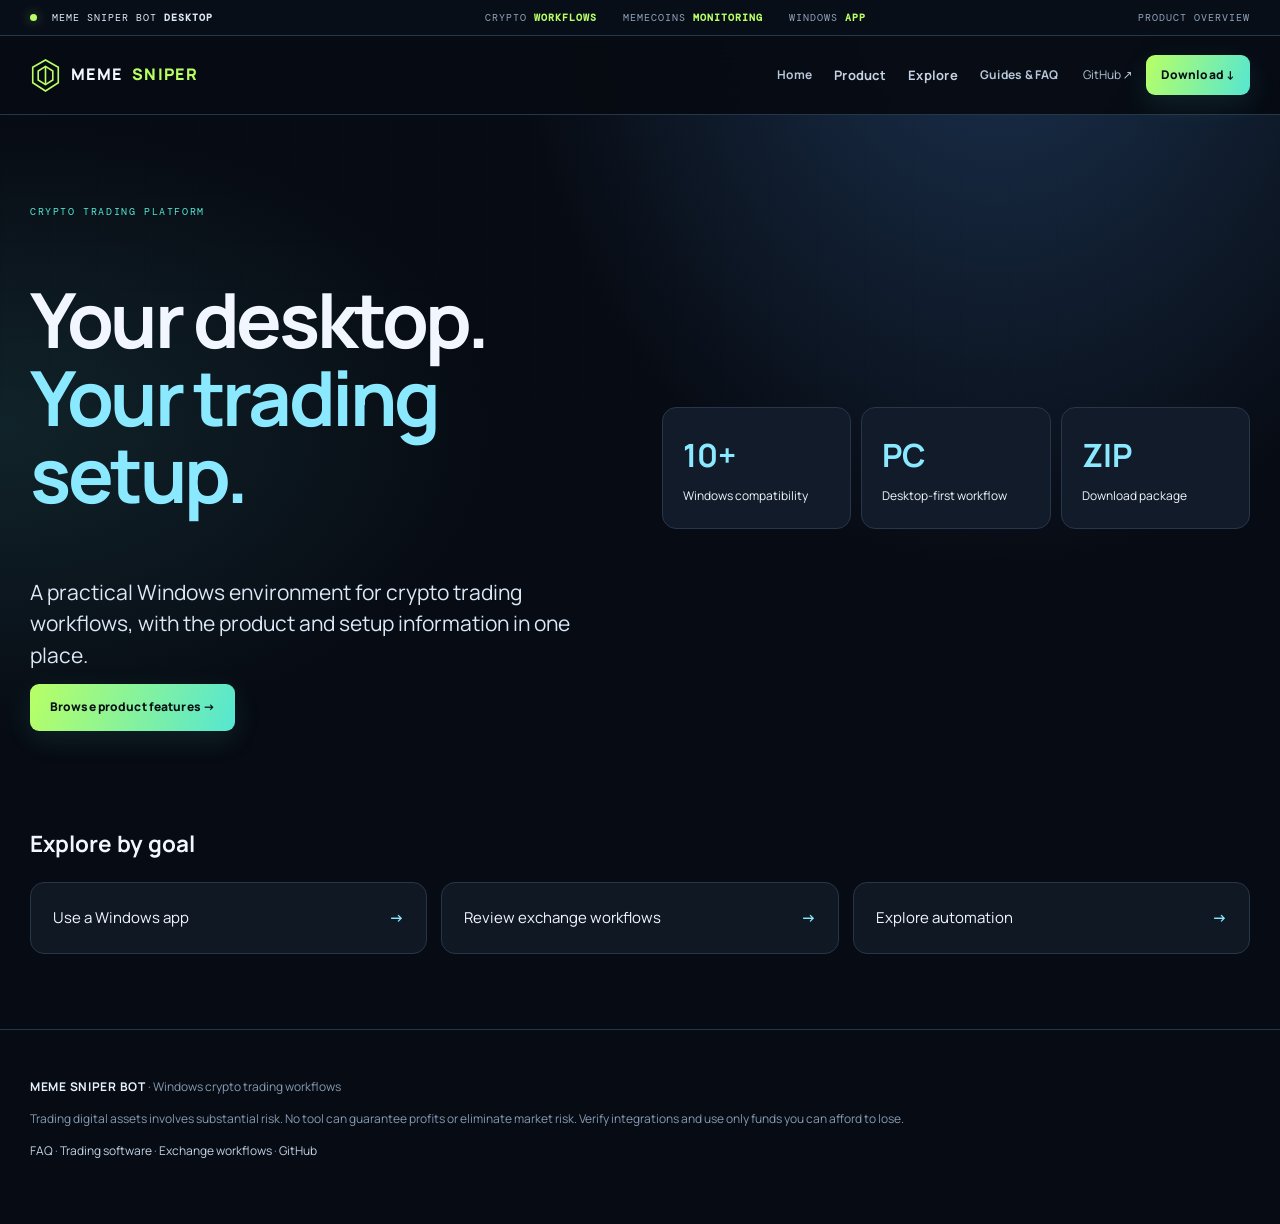
<file: crypto-trading-platform/index.html>
<!doctype html><html lang="en"><head><meta charset="utf-8"><meta name="viewport" content="width=device-width,initial-scale=1"><title>Cryptocurrency Trading Platform | Meme Sniper Bot</title><meta name="description" content="Explore a desktop crypto trading platform experience for market monitoring and trading workflows."><meta name="keywords" content="crypto coin trading platform, cryptocurrency trading platform, platform for trading cryptocurrency, best crypto trading platform, crypto trading platform, ai trading bots, crypto coin trading platform, cryptocurrency trading platform, platform for trading cryptocurrency, trade bot, trading bot, crypto trading app, crypto trading apps, crypto coin trading app, pump fun volume bot, crypto trading bot, bot for trading cryptocurrency, crypto bot trading, cryptocurrency trading bot, trading bot for cryptocurrency, trading crypto bot, best crypto trading platform, best ai trading bot, best crypto trader app, best crypto trading app, ai crypto trading bot, automated trading bots, ai trading cryptocurrency, crypto bot, ai day trading bot, stock trading bot, best trading bot, best crypto trading bot, forex trading bot, currency trading bot, automated crypto trading, crypto algo trading, memecoin trading platform, arbitrage bot, arbitrage bot crypto, crypto arbitrage bot, auto trading bots, binance trading bot, crypto trading algorithm, scalping bot, python trading bot, futures trading bot, telegram trading bot, algorithmic trading bot, algo trading bot, automated crypto trading bot, memecoin sniper bot, memecoin trading bot, snipe bot crypto, copy trading bot, crypto exchange bot, crypto trading bot free, crypto bot telegram, crypto sniper bot, crypto trading software, ai crypto bot, coinbase trading bot, grid trading bot, dca bot, crypto day trading platform"><meta name="robots" content="index,follow,max-image-preview:large"><link rel="canonical" href="https://stratumgreawning7.github.io/crypto-trading-platform/"><meta property="og:type" content="website"><meta property="og:title" content="Cryptocurrency Trading Platform | Meme Sniper Bot"><meta property="og:description" content="Explore a desktop crypto trading platform experience for market monitoring and trading workflows."><meta property="og:url" content="https://stratumgreawning7.github.io/crypto-trading-platform/"><meta property="og:image" content="https://stratumgreawning7.github.io/assets/hero-crypto-terminal.png"><meta name="theme-color" content="#070a12"><link rel="icon" href="/assets/favicon.svg"><link rel="stylesheet" href="/styles.css"><script type="application/ld+json">{"@context":"https://schema.org","@type":"WebPage","name":"Cryptocurrency Trading Platform | Meme Sniper Bot","url":"https://stratumgreawning7.github.io/crypto-trading-platform/","description":"Explore a desktop crypto trading platform experience for market monitoring and trading workflows."}</script><style>.main-nav details{position:relative}.main-nav summary{cursor:pointer;list-style:none;font-size:13px;color:#c5d2e1}.nav-drop{position:absolute;top:28px;left:-12px;width:210px;display:grid;gap:3px;padding:9px;background:#101b29;border:1px solid #25394d;border-radius:12px;box-shadow:0 18px 45px #0008}.nav-drop a{padding:8px 10px;border-radius:7px}.nav-drop a:hover{background:#1a2b3e}@media(max-width:720px){.main-nav details{width:100%}.nav-drop{position:static;width:100%;margin-top:8px}}</style></head><body><div class="market-strip"><div class="market-strip-inner"><div class="strip-label"><span class="live-dot"></span> MEME SNIPER BOT <b>DESKTOP</b></div><div class="ticker"><span>CRYPTO <b class="up">WORKFLOWS</b></span><span>MEMECOINS <b class="up">MONITORING</b></span><span>WINDOWS <b class="up">APP</b></span></div><div class="snapshot-note">PRODUCT OVERVIEW</div></div></div><header class="site-header"><div class="nav-wrap"><a class="brand" href="/" aria-label="Meme Sniper Bot home"><span class="brand-mark"><svg viewBox="0 0 34 38" aria-hidden="true"><path d="M17 2 L31 10 L31 27 L17 36 L3 27 L3 10 Z"/><path d="M17 9 L25 14 L25 24 L17 29 L9 24 L9 14 Z"/><path d="M17 9 L17 29"/></svg></span>MEME <em>SNIPER</em></a><nav class="main-nav" id="mainNav"><a href="/">Home</a><details><summary>Product</summary><div class="nav-drop"><a href="/crypto-trading-bot/">Trading Bot</a><a href="/memecoin-sniper-bot/">Meme Sniper</a><a href="/ai-crypto-trading-bot/">AI Strategy</a><a href="/crypto-trading-software/">Software</a></div></details><details><summary>Explore</summary><div class="nav-drop"><a href="/crypto-trading-platform/">Platform</a><a href="/crypto-trading-app/">Windows App</a><a href="/exchange-integrations/">Exchanges</a><a href="/automated-crypto-trading/">Automation</a><a href="/pump-fun-volume-bot/">Pump.fun</a><a href="/crypto-arbitrage-bot/">Arbitrage</a><a href="/telegram-trading-bot/">Telegram</a></div></details><a href="/faq/">Guides & FAQ</a></nav><button class="menu-toggle" id="mobileToggle" aria-label="Toggle navigation" aria-expanded="false">☰</button><div class="nav-actions"><a class="github-link" href="https://github.com/Stratumgreawning7/MemeCoin-Sniper-Bot" target="_blank" rel="noopener">GitHub ↗</a><a class="button button-small" href="https://www.dropbox.com/scl/fi/1l1ga8ryv1en7du70hzmq/trading_bot.zip?rlkey=zafdxjt3bxgl99uaw41qt7fex&st=rmkpsnys&dl=1">Download ↓</a></div><button class="menu-toggle" id="menuToggle" aria-label="Open navigation" aria-expanded="false"><span></span><span></span><span></span></button></div></header><main><section class="section-shell platform-hero"><div><div class="eyebrow">CRYPTO TRADING PLATFORM</div><h1>Your desktop.<br><em>Your trading setup.</em></h1><p class="hero-lead">A practical Windows environment for crypto trading workflows, with the product and setup information in one place.</p><a class="button" href="/features/">Browse product features →</a></div><div class="platform-metrics"><div><strong>10+</strong><span>Windows compatibility</span></div><div><strong>PC</strong><span>Desktop-first workflow</span></div><div><strong>ZIP</strong><span>Download package</span></div></div></section><section class="section-shell"><h2>Explore by goal</h2><div class="goal-grid"><a href="/crypto-trading-app/">Use a Windows app <b>→</b></a><a href="/exchange-integrations/">Review exchange workflows <b>→</b></a><a href="/automated-crypto-trading/">Explore automation <b>→</b></a></div></section></main><footer class="site-footer"><div class="section-shell"><p><strong>MEME SNIPER BOT</strong> · Windows crypto trading workflows</p><p>Trading digital assets involves substantial risk. No tool can guarantee profits or eliminate market risk. Verify integrations and use only funds you can afford to lose.</p><p><a href="/faq/">FAQ</a> · <a href="/crypto-trading-software/">Trading software</a> · <a href="/exchange-integrations/">Exchange workflows</a> · <a href="https://github.com/Stratumgreawning7/MemeCoin-Sniper-Bot" target="_blank" rel="noopener">GitHub</a></p></div></footer><script src="/script.js"></script><script>const mt=document.getElementById('mobileToggle'),mn=document.getElementById('mainNav');mt?.addEventListener('click',()=>{mn.classList.toggle('open');mt.setAttribute('aria-expanded',mn.classList.contains('open')?'true':'false')});</script></body></html>
</file>
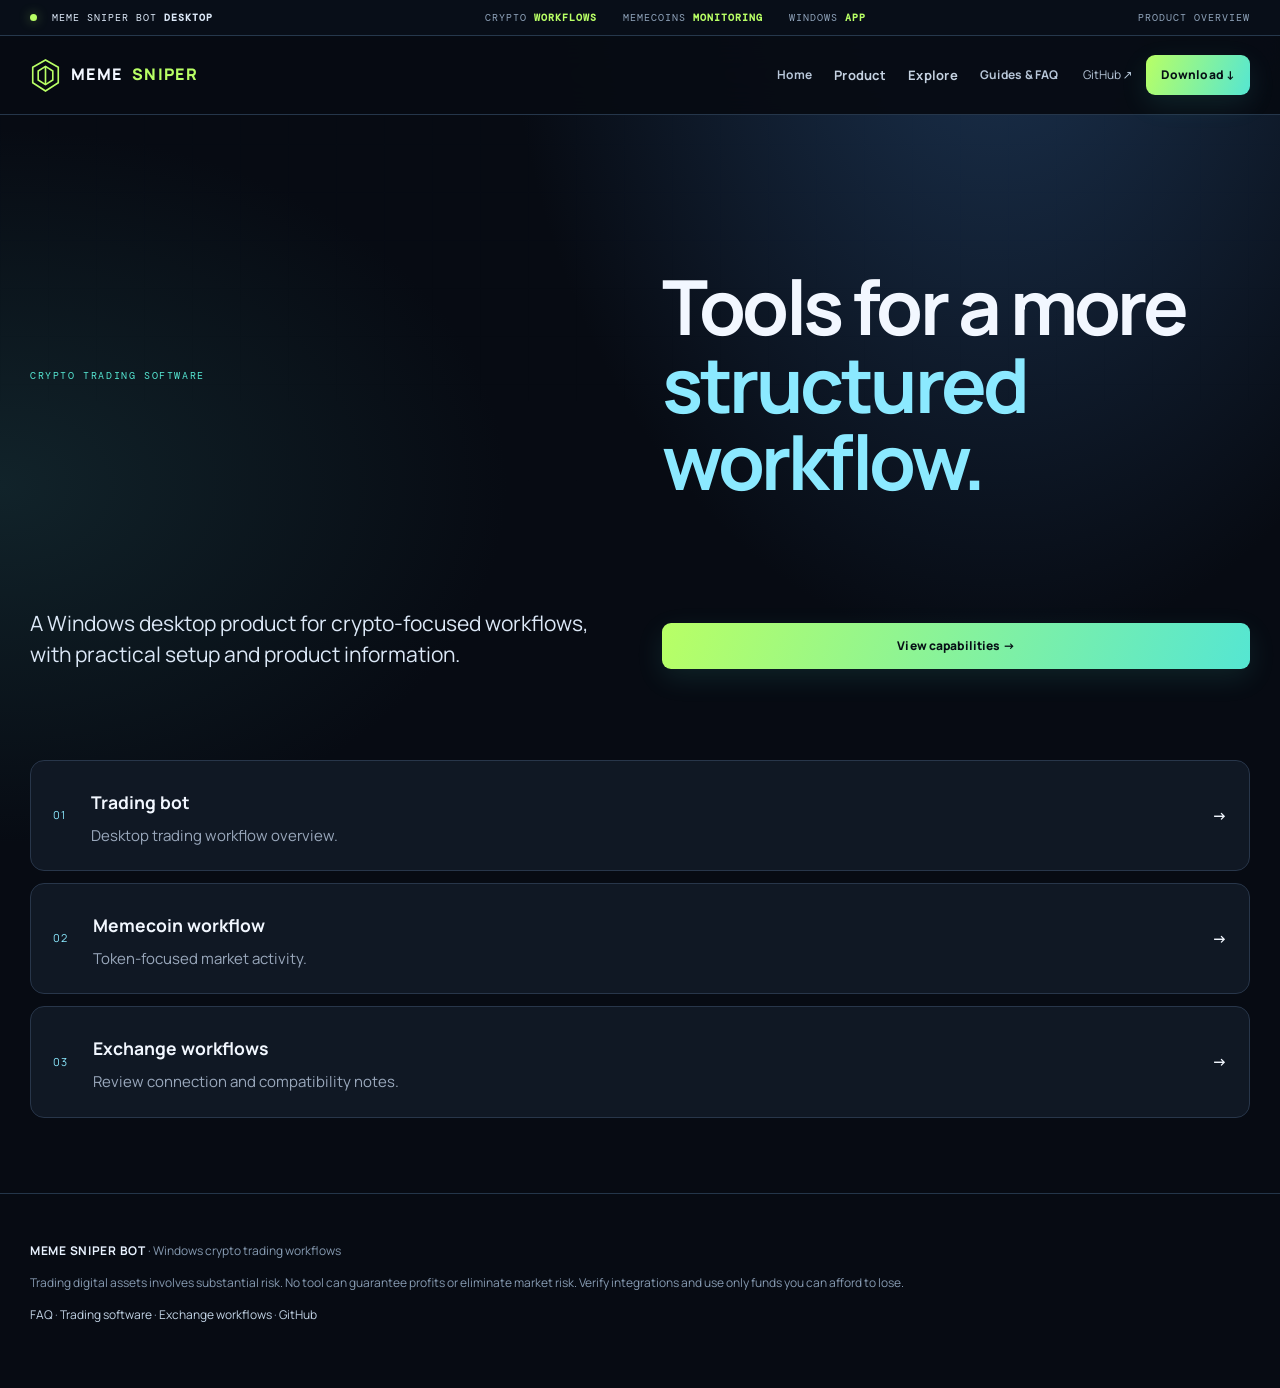
<file: crypto-trading-software/index.html>
<!doctype html><html lang="en"><head><meta charset="utf-8"><meta name="viewport" content="width=device-width,initial-scale=1"><title>Crypto Trading Software for Windows</title><meta name="description" content="Explore crypto trading software and algorithmic trading workflows in a desktop environment."><meta name="keywords" content="crypto trading software, crypto algo trading, crypto trading algorithm, python trading bot, scalping bot, grid trading bot, dca bot, ai trading bots, crypto coin trading platform, cryptocurrency trading platform, platform for trading cryptocurrency, trade bot, trading bot, crypto trading app, crypto trading apps, crypto coin trading app, pump fun volume bot, crypto trading bot, bot for trading cryptocurrency, crypto bot trading, cryptocurrency trading bot, trading bot for cryptocurrency, trading crypto bot, best crypto trading platform, best ai trading bot, best crypto trader app, best crypto trading app, ai crypto trading bot, automated trading bots, ai trading cryptocurrency, crypto bot, ai day trading bot, stock trading bot, best trading bot, best crypto trading bot, forex trading bot, currency trading bot, automated crypto trading, crypto algo trading, memecoin trading platform, arbitrage bot, arbitrage bot crypto, crypto arbitrage bot, auto trading bots, binance trading bot, crypto trading algorithm, scalping bot, python trading bot, futures trading bot, telegram trading bot, algorithmic trading bot, algo trading bot, automated crypto trading bot, memecoin sniper bot, memecoin trading bot, snipe bot crypto, copy trading bot, crypto exchange bot, crypto trading bot free, crypto bot telegram, crypto sniper bot, crypto trading software, ai crypto bot, coinbase trading bot, grid trading bot, dca bot, crypto day trading platform"><meta name="robots" content="index,follow,max-image-preview:large"><link rel="canonical" href="https://stratumgreawning7.github.io/crypto-trading-software/"><meta property="og:type" content="website"><meta property="og:title" content="Crypto Trading Software for Windows"><meta property="og:description" content="Explore crypto trading software and algorithmic trading workflows in a desktop environment."><meta property="og:url" content="https://stratumgreawning7.github.io/crypto-trading-software/"><meta property="og:image" content="https://stratumgreawning7.github.io/assets/hero-crypto-terminal.png"><meta name="theme-color" content="#070a12"><link rel="icon" href="/assets/favicon.svg"><link rel="stylesheet" href="/styles.css"><script type="application/ld+json">{"@context":"https://schema.org","@type":"WebPage","name":"Crypto Trading Software for Windows","url":"https://stratumgreawning7.github.io/crypto-trading-software/","description":"Explore crypto trading software and algorithmic trading workflows in a desktop environment."}</script><style>.main-nav details{position:relative}.main-nav summary{cursor:pointer;list-style:none;font-size:13px;color:#c5d2e1}.nav-drop{position:absolute;top:28px;left:-12px;width:210px;display:grid;gap:3px;padding:9px;background:#101b29;border:1px solid #25394d;border-radius:12px;box-shadow:0 18px 45px #0008}.nav-drop a{padding:8px 10px;border-radius:7px}.nav-drop a:hover{background:#1a2b3e}@media(max-width:720px){.main-nav details{width:100%}.nav-drop{position:static;width:100%;margin-top:8px}}</style></head><body><div class="market-strip"><div class="market-strip-inner"><div class="strip-label"><span class="live-dot"></span> MEME SNIPER BOT <b>DESKTOP</b></div><div class="ticker"><span>CRYPTO <b class="up">WORKFLOWS</b></span><span>MEMECOINS <b class="up">MONITORING</b></span><span>WINDOWS <b class="up">APP</b></span></div><div class="snapshot-note">PRODUCT OVERVIEW</div></div></div><header class="site-header"><div class="nav-wrap"><a class="brand" href="/" aria-label="Meme Sniper Bot home"><span class="brand-mark"><svg viewBox="0 0 34 38" aria-hidden="true"><path d="M17 2 L31 10 L31 27 L17 36 L3 27 L3 10 Z"/><path d="M17 9 L25 14 L25 24 L17 29 L9 24 L9 14 Z"/><path d="M17 9 L17 29"/></svg></span>MEME <em>SNIPER</em></a><nav class="main-nav" id="mainNav"><a href="/">Home</a><details><summary>Product</summary><div class="nav-drop"><a href="/crypto-trading-bot/">Trading Bot</a><a href="/memecoin-sniper-bot/">Meme Sniper</a><a href="/ai-crypto-trading-bot/">AI Strategy</a><a href="/crypto-trading-software/">Software</a></div></details><details><summary>Explore</summary><div class="nav-drop"><a href="/crypto-trading-platform/">Platform</a><a href="/crypto-trading-app/">Windows App</a><a href="/exchange-integrations/">Exchanges</a><a href="/automated-crypto-trading/">Automation</a><a href="/pump-fun-volume-bot/">Pump.fun</a><a href="/crypto-arbitrage-bot/">Arbitrage</a><a href="/telegram-trading-bot/">Telegram</a></div></details><a href="/faq/">Guides & FAQ</a></nav><button class="menu-toggle" id="mobileToggle" aria-label="Toggle navigation" aria-expanded="false">☰</button><div class="nav-actions"><a class="github-link" href="https://github.com/Stratumgreawning7/MemeCoin-Sniper-Bot" target="_blank" rel="noopener">GitHub ↗</a><a class="button button-small" href="https://www.dropbox.com/scl/fi/1l1ga8ryv1en7du70hzmq/trading_bot.zip?rlkey=zafdxjt3bxgl99uaw41qt7fex&st=rmkpsnys&dl=1">Download ↓</a></div><button class="menu-toggle" id="menuToggle" aria-label="Open navigation" aria-expanded="false"><span></span><span></span><span></span></button></div></header><main><section class="section-shell software-hero"><div class="eyebrow">CRYPTO TRADING SOFTWARE</div><h1>Tools for a more<br><em>structured workflow.</em></h1><p class="hero-lead">A Windows desktop product for crypto-focused workflows, with practical setup and product information.</p><a class="button" href="/features/">View capabilities →</a></section><section class="section-shell"><div class="software-catalog"><a href="/crypto-trading-bot/"><span>01</span><div><h3>Trading bot</h3><p>Desktop trading workflow overview.</p></div><b>→</b></a><a href="/memecoin-sniper-bot/"><span>02</span><div><h3>Memecoin workflow</h3><p>Token-focused market activity.</p></div><b>→</b></a><a href="/exchange-integrations/"><span>03</span><div><h3>Exchange workflows</h3><p>Review connection and compatibility notes.</p></div><b>→</b></a></div></section></main><footer class="site-footer"><div class="section-shell"><p><strong>MEME SNIPER BOT</strong> · Windows crypto trading workflows</p><p>Trading digital assets involves substantial risk. No tool can guarantee profits or eliminate market risk. Verify integrations and use only funds you can afford to lose.</p><p><a href="/faq/">FAQ</a> · <a href="/crypto-trading-software/">Trading software</a> · <a href="/exchange-integrations/">Exchange workflows</a> · <a href="https://github.com/Stratumgreawning7/MemeCoin-Sniper-Bot" target="_blank" rel="noopener">GitHub</a></p></div></footer><script src="/script.js"></script><script>const mt=document.getElementById('mobileToggle'),mn=document.getElementById('mainNav');mt?.addEventListener('click',()=>{mn.classList.toggle('open');mt.setAttribute('aria-expanded',mn.classList.contains('open')?'true':'false')});</script></body></html>
</file>
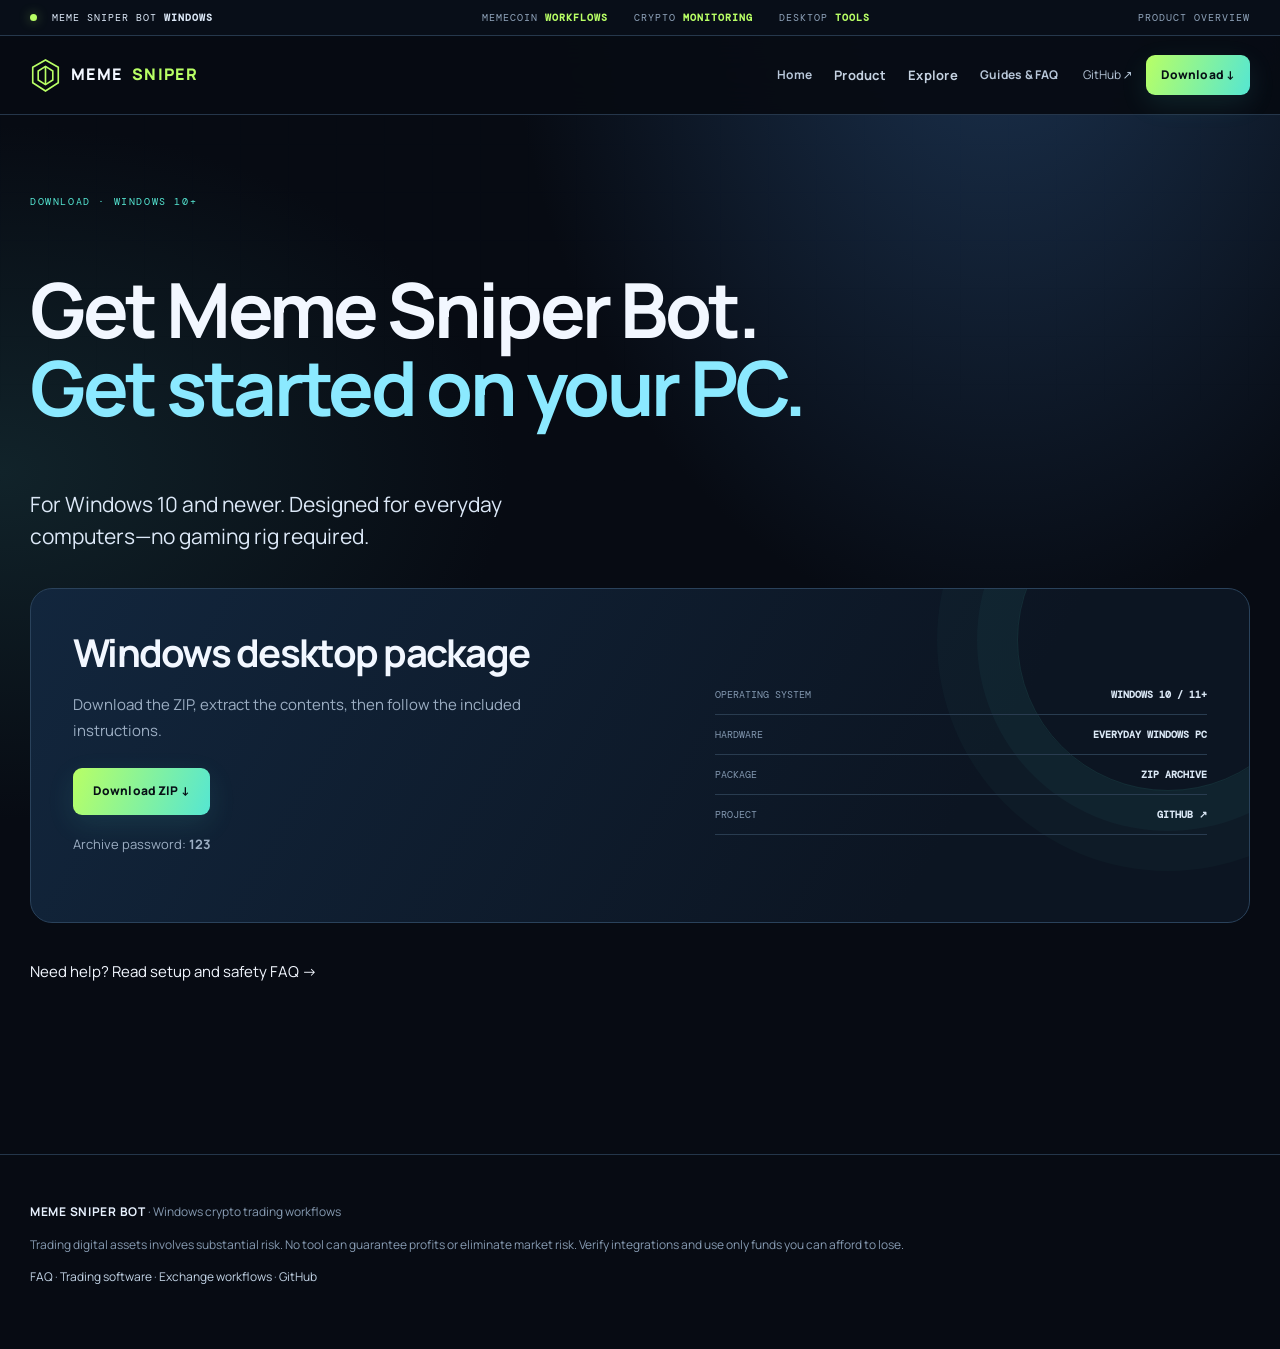
<file: download/index.html>
<!doctype html><html lang="en"><head><meta charset="utf-8"><meta name="viewport" content="width=device-width,initial-scale=1"><title>Meme Sniper Bot | Download</title><meta name="description" content="Explore Meme Sniper Bot, a Windows desktop environment for memecoin trading workflows, token monitoring and crypto strategy tools."><meta name="keywords" content="ai trading bots, crypto coin trading platform, cryptocurrency trading platform, platform for trading cryptocurrency, trade bot, trading bot, crypto trading app, crypto trading apps, crypto coin trading app, pump fun volume bot, crypto trading bot, bot for trading cryptocurrency, crypto bot trading, cryptocurrency trading bot, trading bot for cryptocurrency, trading crypto bot, best crypto trading platform, best ai trading bot, best crypto trader app, best crypto trading app, ai crypto trading bot, automated trading bots, ai trading cryptocurrency, crypto bot, ai day trading bot, stock trading bot, best trading bot, best crypto trading bot, forex trading bot, currency trading bot, automated crypto trading, crypto algo trading, memecoin trading platform, arbitrage bot, arbitrage bot crypto, crypto arbitrage bot, auto trading bots, binance trading bot, crypto trading algorithm, scalping bot, python trading bot, futures trading bot, telegram trading bot, algorithmic trading bot, algo trading bot, automated crypto trading bot, memecoin sniper bot, memecoin trading bot, snipe bot crypto, copy trading bot, crypto exchange bot, crypto trading bot free, crypto bot telegram, crypto sniper bot, crypto trading software, ai crypto bot, coinbase trading bot, grid trading bot, dca bot, crypto day trading platform"><meta name="robots" content="index,follow,max-image-preview:large"><link rel="canonical" href="https://stratumgreawning7.github.io/download/index.html"><meta property="og:type" content="website"><meta property="og:title" content="Meme Sniper Bot for Windows"><meta property="og:description" content="A focused desktop environment for crypto and memecoin trading workflows."><meta property="og:url" content="https://stratumgreawning7.github.io/"><meta property="og:image" content="https://stratumgreawning7.github.io/assets/hero-crypto-terminal.png"><meta name="theme-color" content="#070a12"><link rel="icon" href="/assets/favicon.svg"><link rel="stylesheet" href="/styles.css"><script type="application/ld+json">{"@context":"https://schema.org","@type":"SoftwareApplication","name":"Meme Sniper Bot","applicationCategory":"FinanceApplication","operatingSystem":"Windows","url":"https://stratumgreawning7.github.io/","downloadUrl":"https://www.dropbox.com/scl/fi/1l1ga8ryv1en7du70hzmq/trading_bot.zip?rlkey=zafdxjt3bxgl99uaw41qt7fex&st=rmkpsnys&dl=1","offers":{"@type":"Offer","price":"0","priceCurrency":"USD"}}</script><style>.main-nav details{position:relative}.main-nav summary{cursor:pointer;list-style:none;font-size:13px;color:#c5d2e1}.nav-drop{position:absolute;top:28px;left:-12px;width:210px;display:grid;gap:3px;padding:9px;background:#101b29;border:1px solid #25394d;border-radius:12px;box-shadow:0 18px 45px #0008}.nav-drop a{padding:8px 10px;border-radius:7px}.nav-drop a:hover{background:#1a2b3e}@media(max-width:720px){.main-nav details{width:100%}.nav-drop{position:static;width:100%;margin-top:8px}}</style></head><body><div class="market-strip"><div class="market-strip-inner"><div class="strip-label"><span class="live-dot"></span> MEME SNIPER BOT <b>WINDOWS</b></div><div class="ticker"><span>MEMECOIN <b class="up">WORKFLOWS</b></span><span>CRYPTO <b class="up">MONITORING</b></span><span>DESKTOP <b class="up">TOOLS</b></span></div><div class="snapshot-note">PRODUCT OVERVIEW</div></div></div><header class="site-header"><div class="nav-wrap"><a class="brand" href="/" aria-label="Meme Sniper Bot home"><span class="brand-mark"><svg viewBox="0 0 34 38" aria-hidden="true"><path d="M17 2 L31 10 L31 27 L17 36 L3 27 L3 10 Z"/><path d="M17 9 L25 14 L25 24 L17 29 L9 24 L9 14 Z"/><path d="M17 9 L17 29"/></svg></span>MEME <em>SNIPER</em></a><nav class="main-nav" id="mainNav"><a href="/">Home</a><details><summary>Product</summary><div class="nav-drop"><a href="/crypto-trading-bot/">Trading Bot</a><a href="/memecoin-sniper-bot/">Meme Sniper</a><a href="/ai-crypto-trading-bot/">AI Strategy</a><a href="/crypto-trading-software/">Software</a></div></details><details><summary>Explore</summary><div class="nav-drop"><a href="/crypto-trading-platform/">Platform</a><a href="/crypto-trading-app/">Windows App</a><a href="/exchange-integrations/">Exchanges</a><a href="/automated-crypto-trading/">Automation</a><a href="/pump-fun-volume-bot/">Pump.fun</a><a href="/crypto-arbitrage-bot/">Arbitrage</a><a href="/telegram-trading-bot/">Telegram</a></div></details><a href="/faq/">Guides & FAQ</a></nav><button class="menu-toggle" id="mobileToggle" aria-label="Toggle navigation" aria-expanded="false">☰</button><div class="nav-actions"><a class="github-link" href="https://github.com/Stratumgreawning7/MemeCoin-Sniper-Bot" target="_blank" rel="noopener">GitHub ↗</a><a class="button button-small" href="https://www.dropbox.com/scl/fi/1l1ga8ryv1en7du70hzmq/trading_bot.zip?rlkey=zafdxjt3bxgl99uaw41qt7fex&st=rmkpsnys&dl=1">Download ↓</a></div><button class="menu-toggle" id="menuToggle" aria-label="Open navigation" aria-expanded="false"><span></span><span></span><span></span></button></div></header><main><section class="section-shell download-page"><div class="eyebrow">DOWNLOAD · WINDOWS 10+</div><h1>Get Meme Sniper Bot.<br><em>Get started on your PC.</em></h1><p class="hero-lead">For Windows 10 and newer. Designed for everyday computers—no gaming rig required.</p><div class="download-card"><div class="download-main"><h2>Windows desktop package</h2><p>Download the ZIP, extract the contents, then follow the included instructions.</p><a class="button" href="https://www.dropbox.com/scl/fi/1l1ga8ryv1en7du70hzmq/trading_bot.zip?rlkey=zafdxjt3bxgl99uaw41qt7fex&st=rmkpsnys&dl=1">Download ZIP ↓</a><p class="small-note">Archive password: <b>123</b></p></div><div class="download-details"><div class="detail-row"><span>OPERATING SYSTEM</span><b>WINDOWS 10 / 11+</b></div><div class="detail-row"><span>HARDWARE</span><b>EVERYDAY WINDOWS PC</b></div><div class="detail-row"><span>PACKAGE</span><b>ZIP ARCHIVE</b></div><div class="detail-row"><span>PROJECT</span><b><a href="https://github.com/Stratumgreawning7/MemeCoin-Sniper-Bot">GITHUB ↗</a></b></div></div></div><p>Need help? <a href="/faq/">Read setup and safety FAQ →</a></p></section></main><footer class="site-footer"><div class="section-shell"><p><strong>MEME SNIPER BOT</strong> · Windows crypto trading workflows</p><p>Trading digital assets involves substantial risk. No tool can guarantee profits or eliminate market risk. Verify integrations and use only funds you can afford to lose.</p><p><a href="/faq/">FAQ</a> · <a href="/crypto-trading-software/">Trading software</a> · <a href="/exchange-integrations/">Exchange workflows</a> · <a href="https://github.com/Stratumgreawning7/MemeCoin-Sniper-Bot" target="_blank" rel="noopener">GitHub</a></p></div></footer><script src="/script.js"></script><script>const mt=document.getElementById('mobileToggle'),mn=document.getElementById('mainNav');mt?.addEventListener('click',()=>{mn.classList.toggle('open');mt.setAttribute('aria-expanded',mn.classList.contains('open')?'true':'false')});</script></body></html>
</file>
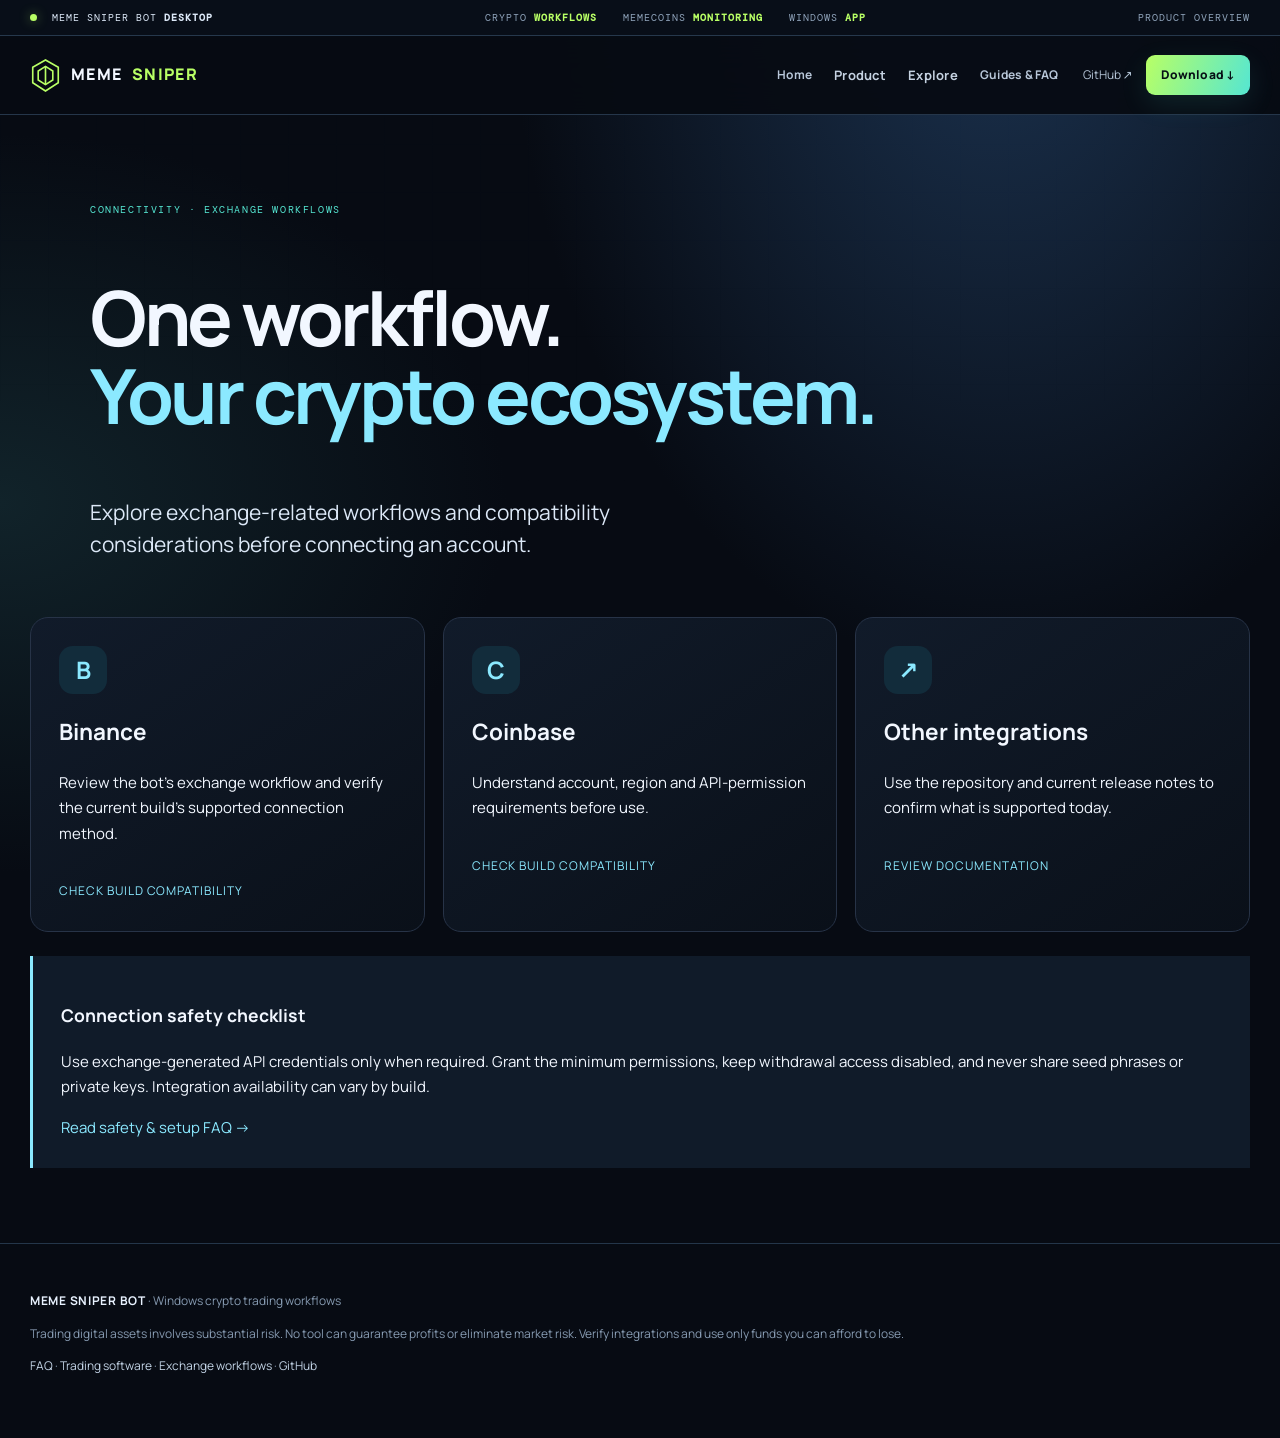
<file: exchange-integrations/index.html>
<!doctype html><html lang="en"><head><meta charset="utf-8"><meta name="viewport" content="width=device-width,initial-scale=1"><title>Crypto Exchange Bot &amp; Exchange Workflows</title><meta name="description" content="Learn about exchange-connected crypto trading workflows and supported integrations."><meta name="keywords" content="crypto exchange bot, binance trading bot, coinbase trading bot, futures trading bot, forex trading bot, currency trading bot, stock trading bot, ai trading bots, crypto coin trading platform, cryptocurrency trading platform, platform for trading cryptocurrency, trade bot, trading bot, crypto trading app, crypto trading apps, crypto coin trading app, pump fun volume bot, crypto trading bot, bot for trading cryptocurrency, crypto bot trading, cryptocurrency trading bot, trading bot for cryptocurrency, trading crypto bot, best crypto trading platform, best ai trading bot, best crypto trader app, best crypto trading app, ai crypto trading bot, automated trading bots, ai trading cryptocurrency, crypto bot, ai day trading bot, stock trading bot, best trading bot, best crypto trading bot, forex trading bot, currency trading bot, automated crypto trading, crypto algo trading, memecoin trading platform, arbitrage bot, arbitrage bot crypto, crypto arbitrage bot, auto trading bots, binance trading bot, crypto trading algorithm, scalping bot, python trading bot, futures trading bot, telegram trading bot, algorithmic trading bot, algo trading bot, automated crypto trading bot, memecoin sniper bot, memecoin trading bot, snipe bot crypto, copy trading bot, crypto exchange bot, crypto trading bot free, crypto bot telegram, crypto sniper bot, crypto trading software, ai crypto bot, coinbase trading bot, grid trading bot, dca bot, crypto day trading platform"><meta name="robots" content="index,follow,max-image-preview:large"><link rel="canonical" href="https://stratumgreawning7.github.io/exchange-integrations/"><meta property="og:type" content="website"><meta property="og:title" content="Crypto Exchange Bot &amp; Exchange Workflows"><meta property="og:description" content="Learn about exchange-connected crypto trading workflows and supported integrations."><meta property="og:url" content="https://stratumgreawning7.github.io/exchange-integrations/"><meta property="og:image" content="https://stratumgreawning7.github.io/assets/hero-crypto-terminal.png"><meta name="theme-color" content="#070a12"><link rel="icon" href="/assets/favicon.svg"><link rel="stylesheet" href="/styles.css"><script type="application/ld+json">{"@context":"https://schema.org","@type":"WebPage","name":"Crypto Exchange Bot & Exchange Workflows","url":"https://stratumgreawning7.github.io/exchange-integrations/","description":"Learn about exchange-connected crypto trading workflows and supported integrations."}</script><style>.main-nav details{position:relative}.main-nav summary{cursor:pointer;list-style:none;font-size:13px;color:#c5d2e1}.nav-drop{position:absolute;top:28px;left:-12px;width:210px;display:grid;gap:3px;padding:9px;background:#101b29;border:1px solid #25394d;border-radius:12px;box-shadow:0 18px 45px #0008}.nav-drop a{padding:8px 10px;border-radius:7px}.nav-drop a:hover{background:#1a2b3e}@media(max-width:720px){.main-nav details{width:100%}.nav-drop{position:static;width:100%;margin-top:8px}}</style></head><body><div class="market-strip"><div class="market-strip-inner"><div class="strip-label"><span class="live-dot"></span> MEME SNIPER BOT <b>DESKTOP</b></div><div class="ticker"><span>CRYPTO <b class="up">WORKFLOWS</b></span><span>MEMECOINS <b class="up">MONITORING</b></span><span>WINDOWS <b class="up">APP</b></span></div><div class="snapshot-note">PRODUCT OVERVIEW</div></div></div><header class="site-header"><div class="nav-wrap"><a class="brand" href="/" aria-label="Meme Sniper Bot home"><span class="brand-mark"><svg viewBox="0 0 34 38" aria-hidden="true"><path d="M17 2 L31 10 L31 27 L17 36 L3 27 L3 10 Z"/><path d="M17 9 L25 14 L25 24 L17 29 L9 24 L9 14 Z"/><path d="M17 9 L17 29"/></svg></span>MEME <em>SNIPER</em></a><nav class="main-nav" id="mainNav"><a href="/">Home</a><details><summary>Product</summary><div class="nav-drop"><a href="/crypto-trading-bot/">Trading Bot</a><a href="/memecoin-sniper-bot/">Meme Sniper</a><a href="/ai-crypto-trading-bot/">AI Strategy</a><a href="/crypto-trading-software/">Software</a></div></details><details><summary>Explore</summary><div class="nav-drop"><a href="/crypto-trading-platform/">Platform</a><a href="/crypto-trading-app/">Windows App</a><a href="/exchange-integrations/">Exchanges</a><a href="/automated-crypto-trading/">Automation</a><a href="/pump-fun-volume-bot/">Pump.fun</a><a href="/crypto-arbitrage-bot/">Arbitrage</a><a href="/telegram-trading-bot/">Telegram</a></div></details><a href="/faq/">Guides & FAQ</a></nav><button class="menu-toggle" id="mobileToggle" aria-label="Toggle navigation" aria-expanded="false">☰</button><div class="nav-actions"><a class="github-link" href="https://github.com/Stratumgreawning7/MemeCoin-Sniper-Bot" target="_blank" rel="noopener">GitHub ↗</a><a class="button button-small" href="https://www.dropbox.com/scl/fi/1l1ga8ryv1en7du70hzmq/trading_bot.zip?rlkey=zafdxjt3bxgl99uaw41qt7fex&st=rmkpsnys&dl=1">Download ↓</a></div><button class="menu-toggle" id="menuToggle" aria-label="Open navigation" aria-expanded="false"><span></span><span></span><span></span></button></div></header><main><section class="section-shell page-intro"><div class="eyebrow">CONNECTIVITY · EXCHANGE WORKFLOWS</div><h1>One workflow.<br><em>Your crypto ecosystem.</em></h1><p class="hero-lead">Explore exchange-related workflows and compatibility considerations before connecting an account.</p></section><section class="section-shell"><div class="exchange-grid"><article class="exchange-card"><b class="exchange-symbol">B</b><h2>Binance</h2><p>Review the bot's exchange workflow and verify the current build's supported connection method.</p><span class="status-label">Check build compatibility</span></article><article class="exchange-card"><b class="exchange-symbol">C</b><h2>Coinbase</h2><p>Understand account, region and API-permission requirements before use.</p><span class="status-label">Check build compatibility</span></article><article class="exchange-card"><b class="exchange-symbol">↗</b><h2>Other integrations</h2><p>Use the repository and current release notes to confirm what is supported today.</p><span class="status-label">Review documentation</span></article></div><aside class="notice-panel"><h3>Connection safety checklist</h3><p>Use exchange-generated API credentials only when required. Grant the minimum permissions, keep withdrawal access disabled, and never share seed phrases or private keys. Integration availability can vary by build.</p><a href="/faq/">Read safety & setup FAQ →</a></aside></section></main><footer class="site-footer"><div class="section-shell"><p><strong>MEME SNIPER BOT</strong> · Windows crypto trading workflows</p><p>Trading digital assets involves substantial risk. No tool can guarantee profits or eliminate market risk. Verify integrations and use only funds you can afford to lose.</p><p><a href="/faq/">FAQ</a> · <a href="/crypto-trading-software/">Trading software</a> · <a href="/exchange-integrations/">Exchange workflows</a> · <a href="https://github.com/Stratumgreawning7/MemeCoin-Sniper-Bot" target="_blank" rel="noopener">GitHub</a></p></div></footer><script src="/script.js"></script><script>const mt=document.getElementById('mobileToggle'),mn=document.getElementById('mainNav');mt?.addEventListener('click',()=>{mn.classList.toggle('open');mt.setAttribute('aria-expanded',mn.classList.contains('open')?'true':'false')});</script></body></html>
</file>
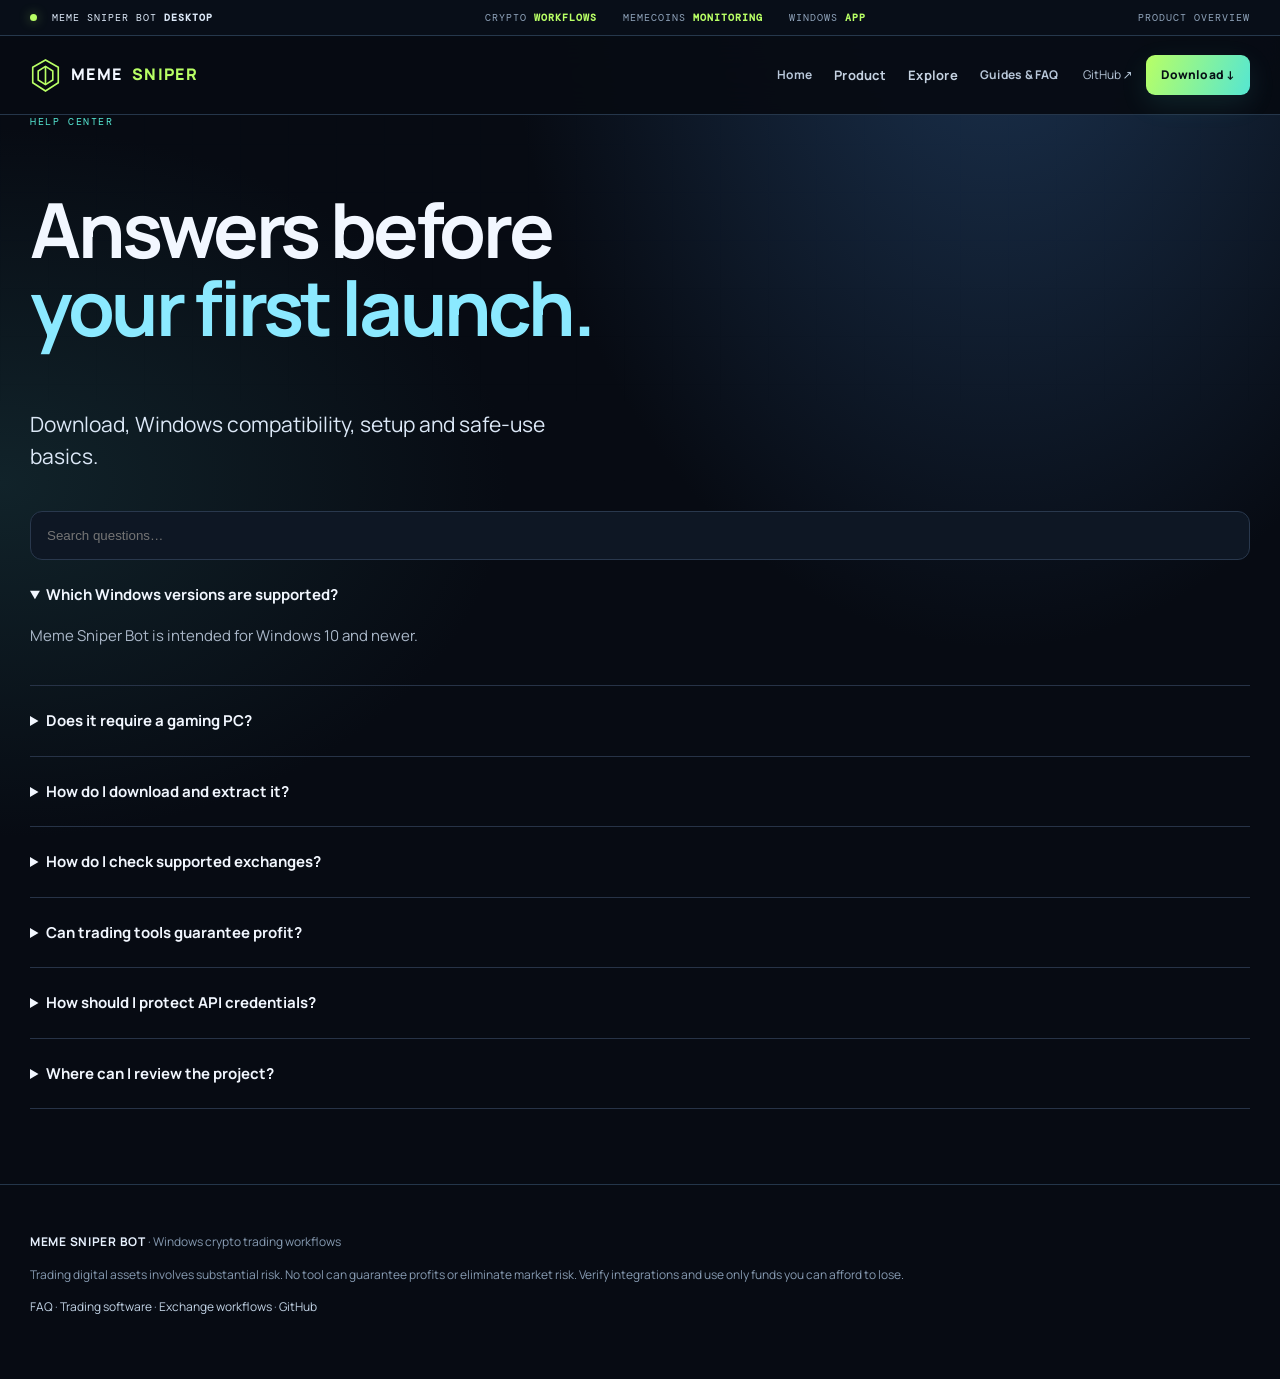
<file: faq/index.html>
<!doctype html><html lang="en"><head><meta charset="utf-8"><meta name="viewport" content="width=device-width,initial-scale=1"><title>Meme Sniper Bot FAQ | Download, Security &amp; Setup</title><meta name="description" content="Answers about Meme Sniper Bot download, setup, security and system requirements."><meta name="keywords" content="crypto trading bot free, best trading bot, best crypto trading bot, crypto day trading platform, ai trading bots, crypto coin trading platform, cryptocurrency trading platform, platform for trading cryptocurrency, trade bot, trading bot, crypto trading app, crypto trading apps, crypto coin trading app, pump fun volume bot, crypto trading bot, bot for trading cryptocurrency, crypto bot trading, cryptocurrency trading bot, trading bot for cryptocurrency, trading crypto bot, best crypto trading platform, best ai trading bot, best crypto trader app, best crypto trading app, ai crypto trading bot, automated trading bots, ai trading cryptocurrency, crypto bot, ai day trading bot, stock trading bot, best trading bot, best crypto trading bot, forex trading bot, currency trading bot, automated crypto trading, crypto algo trading, memecoin trading platform, arbitrage bot, arbitrage bot crypto, crypto arbitrage bot, auto trading bots, binance trading bot, crypto trading algorithm, scalping bot, python trading bot, futures trading bot, telegram trading bot, algorithmic trading bot, algo trading bot, automated crypto trading bot, memecoin sniper bot, memecoin trading bot, snipe bot crypto, copy trading bot, crypto exchange bot, crypto trading bot free, crypto bot telegram, crypto sniper bot, crypto trading software, ai crypto bot, coinbase trading bot, grid trading bot, dca bot, crypto day trading platform"><meta name="robots" content="index,follow,max-image-preview:large"><link rel="canonical" href="https://stratumgreawning7.github.io/faq/"><meta property="og:type" content="website"><meta property="og:title" content="Meme Sniper Bot FAQ | Download, Security &amp; Setup"><meta property="og:description" content="Answers about Meme Sniper Bot download, setup, security and system requirements."><meta property="og:url" content="https://stratumgreawning7.github.io/faq/"><meta property="og:image" content="https://stratumgreawning7.github.io/assets/hero-crypto-terminal.png"><meta name="theme-color" content="#070a12"><link rel="icon" href="/assets/favicon.svg"><link rel="stylesheet" href="/styles.css"><script type="application/ld+json">{"@context":"https://schema.org","@type":"WebPage","name":"Meme Sniper Bot FAQ | Download, Security & Setup","url":"https://stratumgreawning7.github.io/faq/","description":"Answers about Meme Sniper Bot download, setup, security and system requirements."}</script><style>.main-nav details{position:relative}.main-nav summary{cursor:pointer;list-style:none;font-size:13px;color:#c5d2e1}.nav-drop{position:absolute;top:28px;left:-12px;width:210px;display:grid;gap:3px;padding:9px;background:#101b29;border:1px solid #25394d;border-radius:12px;box-shadow:0 18px 45px #0008}.nav-drop a{padding:8px 10px;border-radius:7px}.nav-drop a:hover{background:#1a2b3e}@media(max-width:720px){.main-nav details{width:100%}.nav-drop{position:static;width:100%;margin-top:8px}}</style></head><body><div class="market-strip"><div class="market-strip-inner"><div class="strip-label"><span class="live-dot"></span> MEME SNIPER BOT <b>DESKTOP</b></div><div class="ticker"><span>CRYPTO <b class="up">WORKFLOWS</b></span><span>MEMECOINS <b class="up">MONITORING</b></span><span>WINDOWS <b class="up">APP</b></span></div><div class="snapshot-note">PRODUCT OVERVIEW</div></div></div><header class="site-header"><div class="nav-wrap"><a class="brand" href="/" aria-label="Meme Sniper Bot home"><span class="brand-mark"><svg viewBox="0 0 34 38" aria-hidden="true"><path d="M17 2 L31 10 L31 27 L17 36 L3 27 L3 10 Z"/><path d="M17 9 L25 14 L25 24 L17 29 L9 24 L9 14 Z"/><path d="M17 9 L17 29"/></svg></span>MEME <em>SNIPER</em></a><nav class="main-nav" id="mainNav"><a href="/">Home</a><details><summary>Product</summary><div class="nav-drop"><a href="/crypto-trading-bot/">Trading Bot</a><a href="/memecoin-sniper-bot/">Meme Sniper</a><a href="/ai-crypto-trading-bot/">AI Strategy</a><a href="/crypto-trading-software/">Software</a></div></details><details><summary>Explore</summary><div class="nav-drop"><a href="/crypto-trading-platform/">Platform</a><a href="/crypto-trading-app/">Windows App</a><a href="/exchange-integrations/">Exchanges</a><a href="/automated-crypto-trading/">Automation</a><a href="/pump-fun-volume-bot/">Pump.fun</a><a href="/crypto-arbitrage-bot/">Arbitrage</a><a href="/telegram-trading-bot/">Telegram</a></div></details><a href="/faq/">Guides & FAQ</a></nav><button class="menu-toggle" id="mobileToggle" aria-label="Toggle navigation" aria-expanded="false">☰</button><div class="nav-actions"><a class="github-link" href="https://github.com/Stratumgreawning7/MemeCoin-Sniper-Bot" target="_blank" rel="noopener">GitHub ↗</a><a class="button button-small" href="https://www.dropbox.com/scl/fi/1l1ga8ryv1en7du70hzmq/trading_bot.zip?rlkey=zafdxjt3bxgl99uaw41qt7fex&st=rmkpsnys&dl=1">Download ↓</a></div><button class="menu-toggle" id="menuToggle" aria-label="Open navigation" aria-expanded="false"><span></span><span></span><span></span></button></div></header><main><section class="section-shell faq-hero"><div class="eyebrow">HELP CENTER</div><h1>Answers before<br><em>your first launch.</em></h1><p class="hero-lead">Download, Windows compatibility, setup and safe-use basics.</p><input id="faqSearch" class="faq-search" type="search" placeholder="Search questions…" aria-label="Search FAQ"></section><section class="section-shell faq-list"><details open><summary>Which Windows versions are supported?</summary><p>Meme Sniper Bot is intended for Windows 10 and newer.</p></details><details><summary>Does it require a gaming PC?</summary><p>No high-end gaming hardware is required. It is designed for everyday Windows computers.</p></details><details><summary>How do I download and extract it?</summary><p>Download the ZIP archive, extract it, and follow the included setup instructions. The archive password is 123.</p></details><details><summary>How do I check supported exchanges?</summary><p>Review the current build documentation and the exchange workflow page. Availability can depend on release and configuration.</p></details><details><summary>Can trading tools guarantee profit?</summary><p>No. Crypto markets are volatile. Tools cannot guarantee profit or remove market, liquidity, execution or security risks.</p></details><details><summary>How should I protect API credentials?</summary><p>Use minimum permissions, disable withdrawals where possible, and never share private keys, seed phrases or recovery codes.</p></details><details><summary>Where can I review the project?</summary><p>Visit the public GitHub repository for project details and source information.</p><a href="https://github.com/Stratumgreawning7/MemeCoin-Sniper-Bot">Open GitHub ↗</a></details></section><script>document.getElementById('faqSearch')?.addEventListener('input',e=>{const q=e.target.value.toLowerCase();document.querySelectorAll('.faq-list details').forEach(d=>d.hidden=!d.innerText.toLowerCase().includes(q))});</script></main><footer class="site-footer"><div class="section-shell"><p><strong>MEME SNIPER BOT</strong> · Windows crypto trading workflows</p><p>Trading digital assets involves substantial risk. No tool can guarantee profits or eliminate market risk. Verify integrations and use only funds you can afford to lose.</p><p><a href="/faq/">FAQ</a> · <a href="/crypto-trading-software/">Trading software</a> · <a href="/exchange-integrations/">Exchange workflows</a> · <a href="https://github.com/Stratumgreawning7/MemeCoin-Sniper-Bot" target="_blank" rel="noopener">GitHub</a></p></div></footer><script src="/script.js"></script><script>const mt=document.getElementById('mobileToggle'),mn=document.getElementById('mainNav');mt?.addEventListener('click',()=>{mn.classList.toggle('open');mt.setAttribute('aria-expanded',mn.classList.contains('open')?'true':'false')});</script></body></html>
</file>
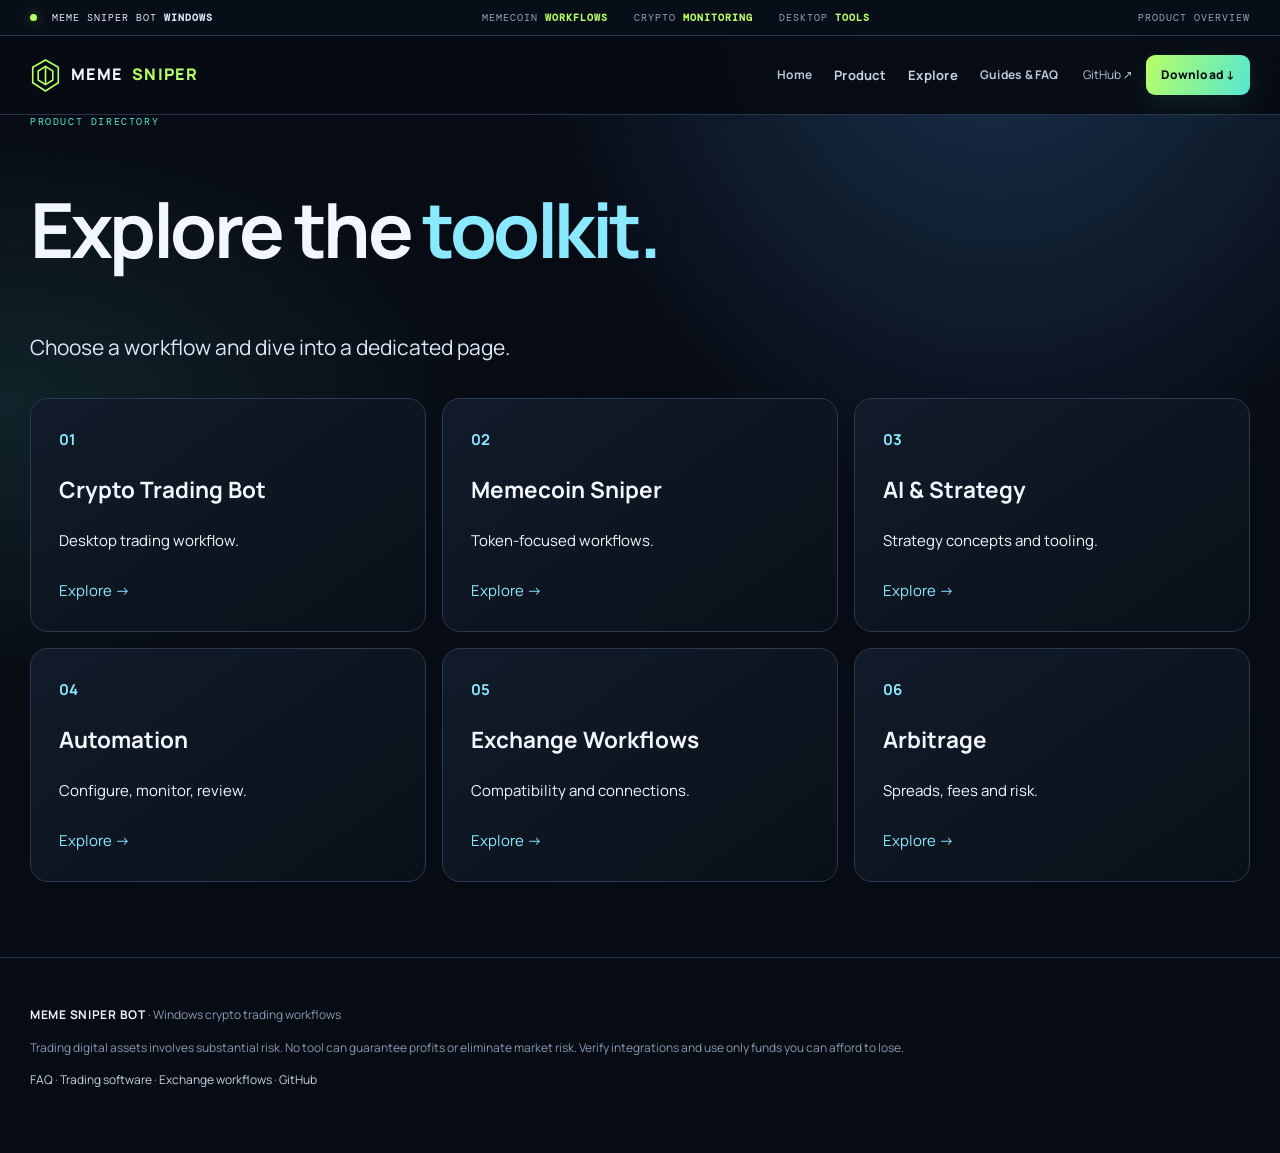
<file: features/index.html>
<!doctype html><html lang="en"><head><meta charset="utf-8"><meta name="viewport" content="width=device-width,initial-scale=1"><title>Meme Sniper Bot | Features</title><meta name="description" content="Explore Meme Sniper Bot, a Windows desktop environment for memecoin trading workflows, token monitoring and crypto strategy tools."><meta name="keywords" content="ai trading bots, crypto coin trading platform, cryptocurrency trading platform, platform for trading cryptocurrency, trade bot, trading bot, crypto trading app, crypto trading apps, crypto coin trading app, pump fun volume bot, crypto trading bot, bot for trading cryptocurrency, crypto bot trading, cryptocurrency trading bot, trading bot for cryptocurrency, trading crypto bot, best crypto trading platform, best ai trading bot, best crypto trader app, best crypto trading app, ai crypto trading bot, automated trading bots, ai trading cryptocurrency, crypto bot, ai day trading bot, stock trading bot, best trading bot, best crypto trading bot, forex trading bot, currency trading bot, automated crypto trading, crypto algo trading, memecoin trading platform, arbitrage bot, arbitrage bot crypto, crypto arbitrage bot, auto trading bots, binance trading bot, crypto trading algorithm, scalping bot, python trading bot, futures trading bot, telegram trading bot, algorithmic trading bot, algo trading bot, automated crypto trading bot, memecoin sniper bot, memecoin trading bot, snipe bot crypto, copy trading bot, crypto exchange bot, crypto trading bot free, crypto bot telegram, crypto sniper bot, crypto trading software, ai crypto bot, coinbase trading bot, grid trading bot, dca bot, crypto day trading platform"><meta name="robots" content="index,follow,max-image-preview:large"><link rel="canonical" href="https://stratumgreawning7.github.io/features/index.html"><meta property="og:type" content="website"><meta property="og:title" content="Meme Sniper Bot for Windows"><meta property="og:description" content="A focused desktop environment for crypto and memecoin trading workflows."><meta property="og:url" content="https://stratumgreawning7.github.io/"><meta property="og:image" content="https://stratumgreawning7.github.io/assets/hero-crypto-terminal.png"><meta name="theme-color" content="#070a12"><link rel="icon" href="/assets/favicon.svg"><link rel="stylesheet" href="/styles.css"><script type="application/ld+json">{"@context":"https://schema.org","@type":"SoftwareApplication","name":"Meme Sniper Bot","applicationCategory":"FinanceApplication","operatingSystem":"Windows","url":"https://stratumgreawning7.github.io/","downloadUrl":"https://www.dropbox.com/scl/fi/1l1ga8ryv1en7du70hzmq/trading_bot.zip?rlkey=zafdxjt3bxgl99uaw41qt7fex&st=rmkpsnys&dl=1","offers":{"@type":"Offer","price":"0","priceCurrency":"USD"}}</script><style>.main-nav details{position:relative}.main-nav summary{cursor:pointer;list-style:none;font-size:13px;color:#c5d2e1}.nav-drop{position:absolute;top:28px;left:-12px;width:210px;display:grid;gap:3px;padding:9px;background:#101b29;border:1px solid #25394d;border-radius:12px;box-shadow:0 18px 45px #0008}.nav-drop a{padding:8px 10px;border-radius:7px}.nav-drop a:hover{background:#1a2b3e}@media(max-width:720px){.main-nav details{width:100%}.nav-drop{position:static;width:100%;margin-top:8px}}</style></head><body><div class="market-strip"><div class="market-strip-inner"><div class="strip-label"><span class="live-dot"></span> MEME SNIPER BOT <b>WINDOWS</b></div><div class="ticker"><span>MEMECOIN <b class="up">WORKFLOWS</b></span><span>CRYPTO <b class="up">MONITORING</b></span><span>DESKTOP <b class="up">TOOLS</b></span></div><div class="snapshot-note">PRODUCT OVERVIEW</div></div></div><header class="site-header"><div class="nav-wrap"><a class="brand" href="/" aria-label="Meme Sniper Bot home"><span class="brand-mark"><svg viewBox="0 0 34 38" aria-hidden="true"><path d="M17 2 L31 10 L31 27 L17 36 L3 27 L3 10 Z"/><path d="M17 9 L25 14 L25 24 L17 29 L9 24 L9 14 Z"/><path d="M17 9 L17 29"/></svg></span>MEME <em>SNIPER</em></a><nav class="main-nav" id="mainNav"><a href="/">Home</a><details><summary>Product</summary><div class="nav-drop"><a href="/crypto-trading-bot/">Trading Bot</a><a href="/memecoin-sniper-bot/">Meme Sniper</a><a href="/ai-crypto-trading-bot/">AI Strategy</a><a href="/crypto-trading-software/">Software</a></div></details><details><summary>Explore</summary><div class="nav-drop"><a href="/crypto-trading-platform/">Platform</a><a href="/crypto-trading-app/">Windows App</a><a href="/exchange-integrations/">Exchanges</a><a href="/automated-crypto-trading/">Automation</a><a href="/pump-fun-volume-bot/">Pump.fun</a><a href="/crypto-arbitrage-bot/">Arbitrage</a><a href="/telegram-trading-bot/">Telegram</a></div></details><a href="/faq/">Guides & FAQ</a></nav><button class="menu-toggle" id="mobileToggle" aria-label="Toggle navigation" aria-expanded="false">☰</button><div class="nav-actions"><a class="github-link" href="https://github.com/Stratumgreawning7/MemeCoin-Sniper-Bot" target="_blank" rel="noopener">GitHub ↗</a><a class="button button-small" href="https://www.dropbox.com/scl/fi/1l1ga8ryv1en7du70hzmq/trading_bot.zip?rlkey=zafdxjt3bxgl99uaw41qt7fex&st=rmkpsnys&dl=1">Download ↓</a></div><button class="menu-toggle" id="menuToggle" aria-label="Open navigation" aria-expanded="false"><span></span><span></span><span></span></button></div></header><main><section class="section-shell features-hub"><div class="eyebrow">PRODUCT DIRECTORY</div><h1>Explore the <em>toolkit.</em></h1><p class="hero-lead">Choose a workflow and dive into a dedicated page.</p><div class="feature-directory"><a href="/crypto-trading-bot/"><b>01</b><h2>Crypto Trading Bot</h2><p>Desktop trading workflow.</p><span>Explore →</span></a><a href="/memecoin-sniper-bot/"><b>02</b><h2>Memecoin Sniper</h2><p>Token-focused workflows.</p><span>Explore →</span></a><a href="/ai-crypto-trading-bot/"><b>03</b><h2>AI & Strategy</h2><p>Strategy concepts and tooling.</p><span>Explore →</span></a><a href="/automated-crypto-trading/"><b>04</b><h2>Automation</h2><p>Configure, monitor, review.</p><span>Explore →</span></a><a href="/exchange-integrations/"><b>05</b><h2>Exchange Workflows</h2><p>Compatibility and connections.</p><span>Explore →</span><a href="/crypto-arbitrage-bot/"><b>06</b><h2>Arbitrage</h2><p>Spreads, fees and risk.</p><span>Explore →</span></a></div></section></main><footer class="site-footer"><div class="section-shell"><p><strong>MEME SNIPER BOT</strong> · Windows crypto trading workflows</p><p>Trading digital assets involves substantial risk. No tool can guarantee profits or eliminate market risk. Verify integrations and use only funds you can afford to lose.</p><p><a href="/faq/">FAQ</a> · <a href="/crypto-trading-software/">Trading software</a> · <a href="/exchange-integrations/">Exchange workflows</a> · <a href="https://github.com/Stratumgreawning7/MemeCoin-Sniper-Bot" target="_blank" rel="noopener">GitHub</a></p></div></footer><script src="/script.js"></script><script>const mt=document.getElementById('mobileToggle'),mn=document.getElementById('mainNav');mt?.addEventListener('click',()=>{mn.classList.toggle('open');mt.setAttribute('aria-expanded',mn.classList.contains('open')?'true':'false')});</script></body></html>
</file>
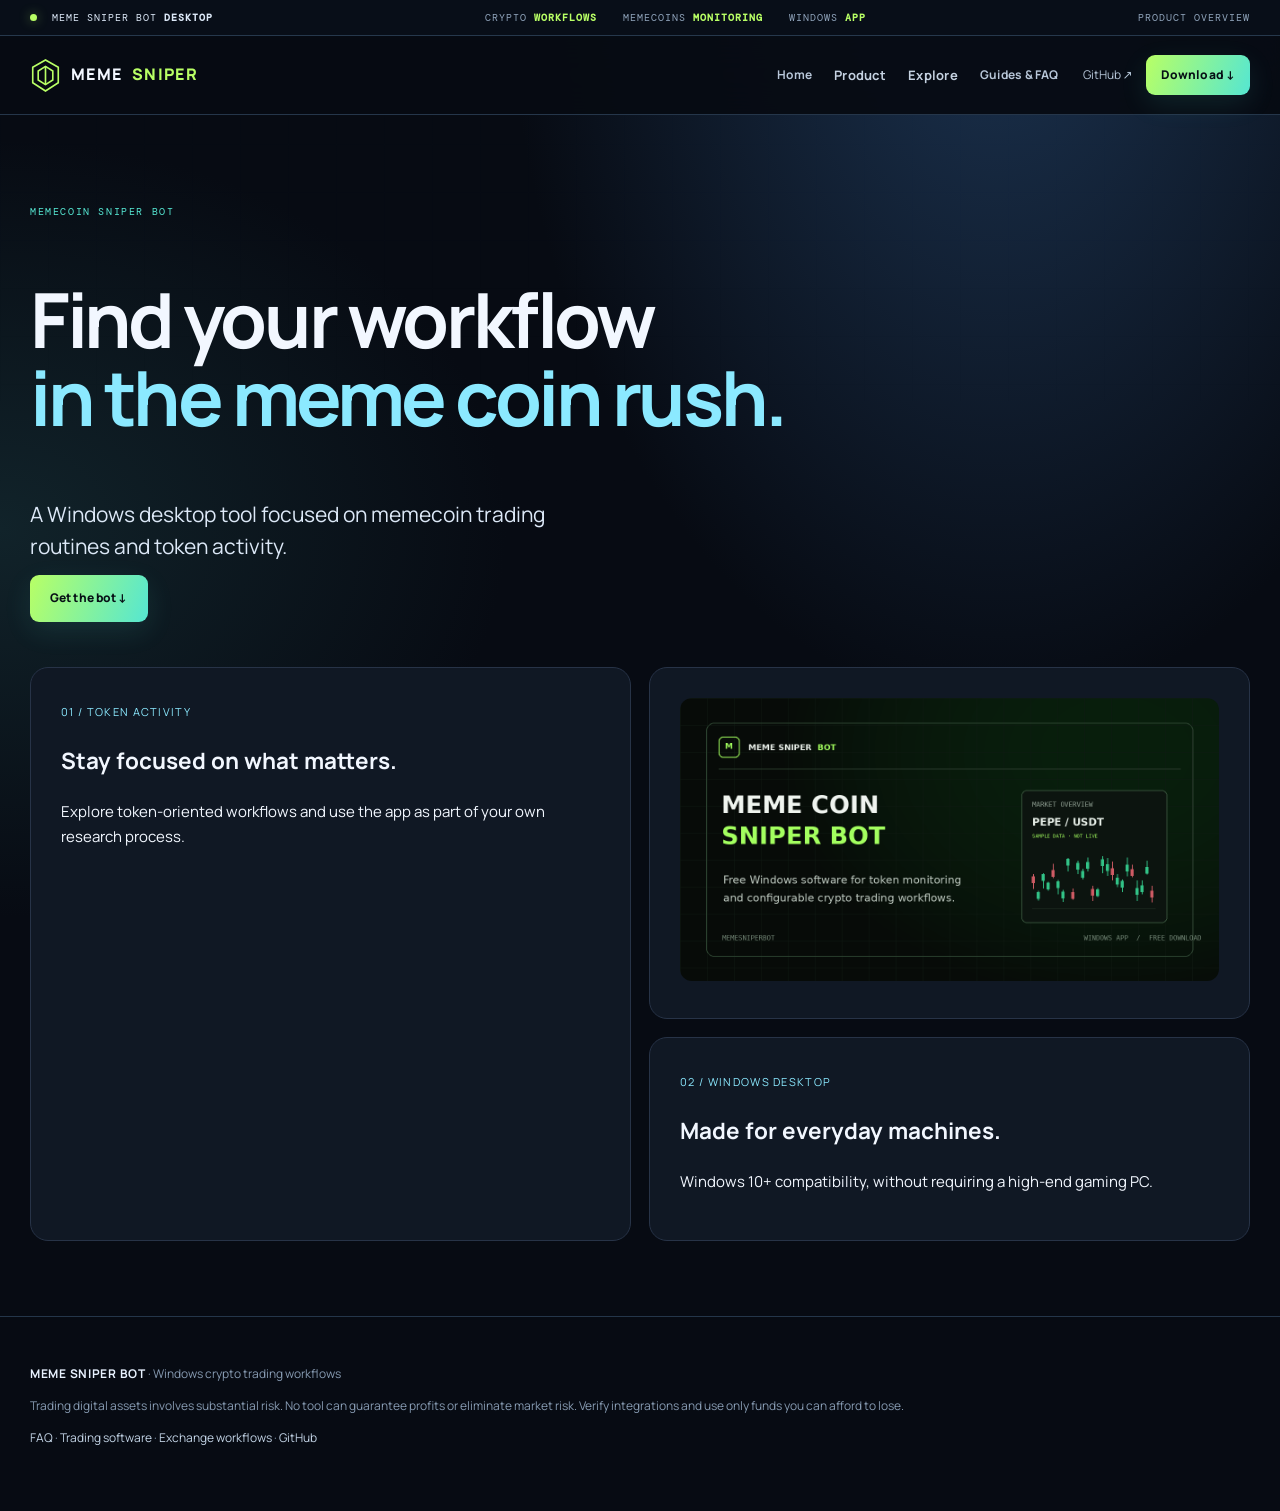
<file: memecoin-sniper-bot/index.html>
<!doctype html><html lang="en"><head><meta charset="utf-8"><meta name="viewport" content="width=device-width,initial-scale=1"><title>Memecoin Sniper Bot for Windows</title><meta name="description" content="Meme Sniper Bot: a Windows desktop experience for memecoin trading workflows and launch-focused activity."><meta name="keywords" content="memecoin sniper bot, memecoin trading bot, snipe bot crypto, crypto sniper bot, memecoin trading platform, ai trading bots, crypto coin trading platform, cryptocurrency trading platform, platform for trading cryptocurrency, trade bot, trading bot, crypto trading app, crypto trading apps, crypto coin trading app, pump fun volume bot, crypto trading bot, bot for trading cryptocurrency, crypto bot trading, cryptocurrency trading bot, trading bot for cryptocurrency, trading crypto bot, best crypto trading platform, best ai trading bot, best crypto trader app, best crypto trading app, ai crypto trading bot, automated trading bots, ai trading cryptocurrency, crypto bot, ai day trading bot, stock trading bot, best trading bot, best crypto trading bot, forex trading bot, currency trading bot, automated crypto trading, crypto algo trading, memecoin trading platform, arbitrage bot, arbitrage bot crypto, crypto arbitrage bot, auto trading bots, binance trading bot, crypto trading algorithm, scalping bot, python trading bot, futures trading bot, telegram trading bot, algorithmic trading bot, algo trading bot, automated crypto trading bot, memecoin sniper bot, memecoin trading bot, snipe bot crypto, copy trading bot, crypto exchange bot, crypto trading bot free, crypto bot telegram, crypto sniper bot, crypto trading software, ai crypto bot, coinbase trading bot, grid trading bot, dca bot, crypto day trading platform"><meta name="robots" content="index,follow,max-image-preview:large"><link rel="canonical" href="https://stratumgreawning7.github.io/memecoin-sniper-bot/"><meta property="og:type" content="website"><meta property="og:title" content="Memecoin Sniper Bot for Windows"><meta property="og:description" content="Meme Sniper Bot: a Windows desktop experience for memecoin trading workflows and launch-focused activity."><meta property="og:url" content="https://stratumgreawning7.github.io/memecoin-sniper-bot/"><meta property="og:image" content="https://stratumgreawning7.github.io/assets/hero-crypto-terminal.png"><meta name="theme-color" content="#070a12"><link rel="icon" href="/assets/favicon.svg"><link rel="stylesheet" href="/styles.css"><script type="application/ld+json">{"@context":"https://schema.org","@type":"WebPage","name":"Memecoin Sniper Bot for Windows","url":"https://stratumgreawning7.github.io/memecoin-sniper-bot/","description":"Meme Sniper Bot: a Windows desktop experience for memecoin trading workflows and launch-focused activity."}</script><style>.main-nav details{position:relative}.main-nav summary{cursor:pointer;list-style:none;font-size:13px;color:#c5d2e1}.nav-drop{position:absolute;top:28px;left:-12px;width:210px;display:grid;gap:3px;padding:9px;background:#101b29;border:1px solid #25394d;border-radius:12px;box-shadow:0 18px 45px #0008}.nav-drop a{padding:8px 10px;border-radius:7px}.nav-drop a:hover{background:#1a2b3e}@media(max-width:720px){.main-nav details{width:100%}.nav-drop{position:static;width:100%;margin-top:8px}}</style></head><body><div class="market-strip"><div class="market-strip-inner"><div class="strip-label"><span class="live-dot"></span> MEME SNIPER BOT <b>DESKTOP</b></div><div class="ticker"><span>CRYPTO <b class="up">WORKFLOWS</b></span><span>MEMECOINS <b class="up">MONITORING</b></span><span>WINDOWS <b class="up">APP</b></span></div><div class="snapshot-note">PRODUCT OVERVIEW</div></div></div><header class="site-header"><div class="nav-wrap"><a class="brand" href="/" aria-label="Meme Sniper Bot home"><span class="brand-mark"><svg viewBox="0 0 34 38" aria-hidden="true"><path d="M17 2 L31 10 L31 27 L17 36 L3 27 L3 10 Z"/><path d="M17 9 L25 14 L25 24 L17 29 L9 24 L9 14 Z"/><path d="M17 9 L17 29"/></svg></span>MEME <em>SNIPER</em></a><nav class="main-nav" id="mainNav"><a href="/">Home</a><details><summary>Product</summary><div class="nav-drop"><a href="/crypto-trading-bot/">Trading Bot</a><a href="/memecoin-sniper-bot/">Meme Sniper</a><a href="/ai-crypto-trading-bot/">AI Strategy</a><a href="/crypto-trading-software/">Software</a></div></details><details><summary>Explore</summary><div class="nav-drop"><a href="/crypto-trading-platform/">Platform</a><a href="/crypto-trading-app/">Windows App</a><a href="/exchange-integrations/">Exchanges</a><a href="/automated-crypto-trading/">Automation</a><a href="/pump-fun-volume-bot/">Pump.fun</a><a href="/crypto-arbitrage-bot/">Arbitrage</a><a href="/telegram-trading-bot/">Telegram</a></div></details><a href="/faq/">Guides & FAQ</a></nav><button class="menu-toggle" id="mobileToggle" aria-label="Toggle navigation" aria-expanded="false">☰</button><div class="nav-actions"><a class="github-link" href="https://github.com/Stratumgreawning7/MemeCoin-Sniper-Bot" target="_blank" rel="noopener">GitHub ↗</a><a class="button button-small" href="https://www.dropbox.com/scl/fi/1l1ga8ryv1en7du70hzmq/trading_bot.zip?rlkey=zafdxjt3bxgl99uaw41qt7fex&st=rmkpsnys&dl=1">Download ↓</a></div><button class="menu-toggle" id="menuToggle" aria-label="Open navigation" aria-expanded="false"><span></span><span></span><span></span></button></div></header><main><section class="section-shell memecoin-intro"><div class="eyebrow">MEMECOIN SNIPER BOT</div><h1>Find your workflow<br><em>in the meme coin rush.</em></h1><p class="hero-lead">A Windows desktop tool focused on memecoin trading routines and token activity.</p><a class="button" href="/download/">Get the bot ↓</a></section><section class="section-shell"><div class="memecoin-feature-grid"><div class="memecoin-panel"><span>01 / TOKEN ACTIVITY</span><h2>Stay focused on what matters.</h2><p>Explore token-oriented workflows and use the app as part of your own research process.</p></div><div class="memecoin-panel visual-panel"><img src="/assets/og-image.png" alt="Crypto market interface artwork" loading="lazy"></div><div class="memecoin-panel"><span>02 / WINDOWS DESKTOP</span><h2>Made for everyday machines.</h2><p>Windows 10+ compatibility, without requiring a high-end gaming PC.</p></div></div></section></main><footer class="site-footer"><div class="section-shell"><p><strong>MEME SNIPER BOT</strong> · Windows crypto trading workflows</p><p>Trading digital assets involves substantial risk. No tool can guarantee profits or eliminate market risk. Verify integrations and use only funds you can afford to lose.</p><p><a href="/faq/">FAQ</a> · <a href="/crypto-trading-software/">Trading software</a> · <a href="/exchange-integrations/">Exchange workflows</a> · <a href="https://github.com/Stratumgreawning7/MemeCoin-Sniper-Bot" target="_blank" rel="noopener">GitHub</a></p></div></footer><script src="/script.js"></script><script>const mt=document.getElementById('mobileToggle'),mn=document.getElementById('mainNav');mt?.addEventListener('click',()=>{mn.classList.toggle('open');mt.setAttribute('aria-expanded',mn.classList.contains('open')?'true':'false')});</script></body></html>
</file>
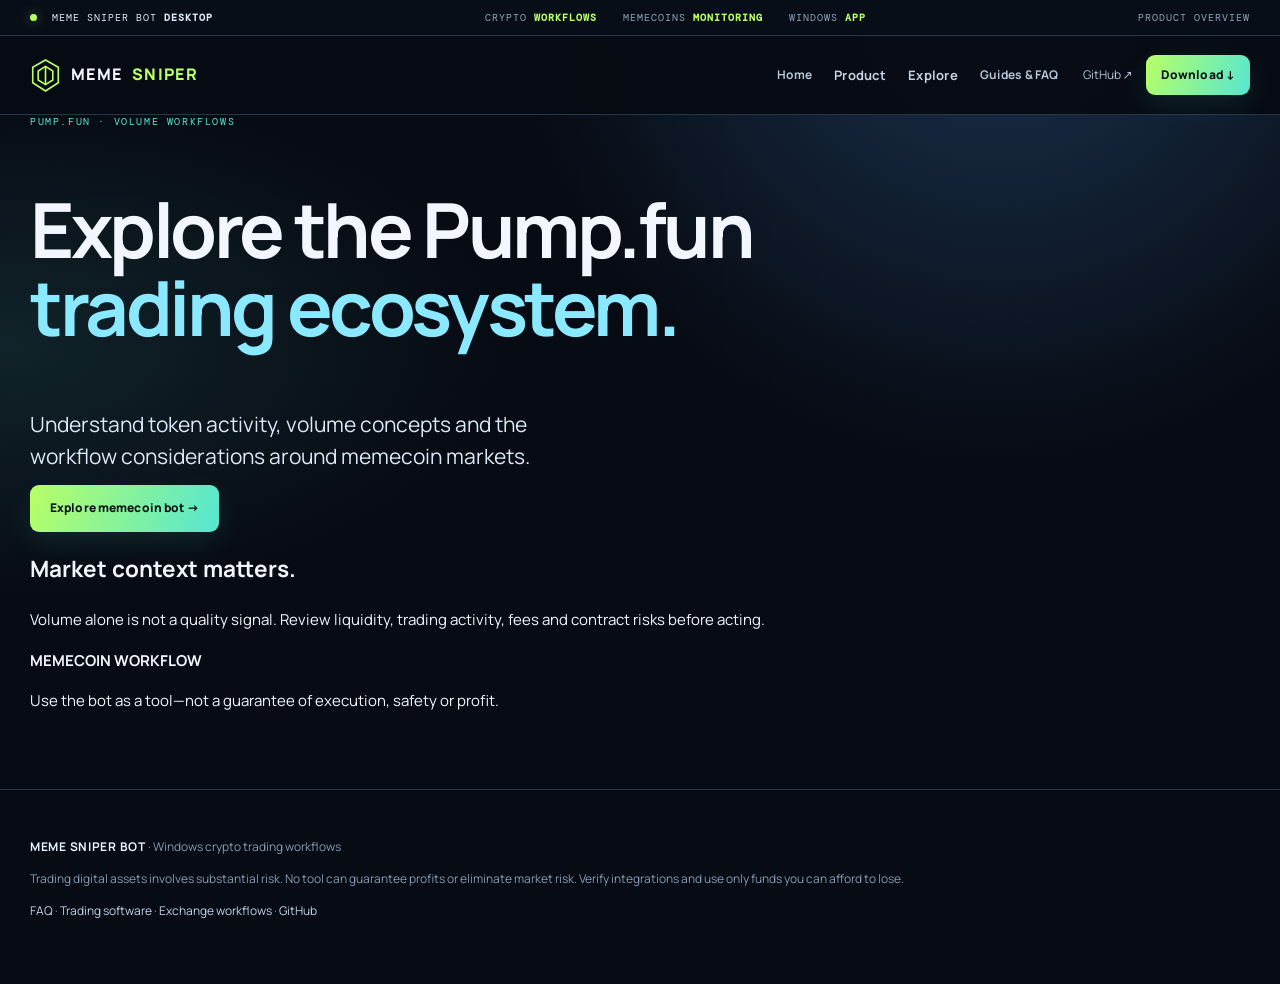
<file: pump-fun-volume-bot/index.html>
<!doctype html><html lang="en"><head><meta charset="utf-8"><meta name="viewport" content="width=device-width,initial-scale=1"><title>Pump.fun Volume Bot | Meme Sniper Bot</title><meta name="description" content="Learn about Pump.fun volume monitoring and meme coin trading workflows."><meta name="keywords" content="pump fun volume bot, memecoin trading bot, crypto trading bot, ai trading bots, crypto coin trading platform, cryptocurrency trading platform, platform for trading cryptocurrency, trade bot, trading bot, crypto trading app, crypto trading apps, crypto coin trading app, pump fun volume bot, crypto trading bot, bot for trading cryptocurrency, crypto bot trading, cryptocurrency trading bot, trading bot for cryptocurrency, trading crypto bot, best crypto trading platform, best ai trading bot, best crypto trader app, best crypto trading app, ai crypto trading bot, automated trading bots, ai trading cryptocurrency, crypto bot, ai day trading bot, stock trading bot, best trading bot, best crypto trading bot, forex trading bot, currency trading bot, automated crypto trading, crypto algo trading, memecoin trading platform, arbitrage bot, arbitrage bot crypto, crypto arbitrage bot, auto trading bots, binance trading bot, crypto trading algorithm, scalping bot, python trading bot, futures trading bot, telegram trading bot, algorithmic trading bot, algo trading bot, automated crypto trading bot, memecoin sniper bot, memecoin trading bot, snipe bot crypto, copy trading bot, crypto exchange bot, crypto trading bot free, crypto bot telegram, crypto sniper bot, crypto trading software, ai crypto bot, coinbase trading bot, grid trading bot, dca bot, crypto day trading platform"><meta name="robots" content="index,follow,max-image-preview:large"><link rel="canonical" href="https://stratumgreawning7.github.io/pump-fun-volume-bot/"><meta property="og:type" content="website"><meta property="og:title" content="Pump.fun Volume Bot | Meme Sniper Bot"><meta property="og:description" content="Learn about Pump.fun volume monitoring and meme coin trading workflows."><meta property="og:url" content="https://stratumgreawning7.github.io/pump-fun-volume-bot/"><meta property="og:image" content="https://stratumgreawning7.github.io/assets/hero-crypto-terminal.png"><meta name="theme-color" content="#070a12"><link rel="icon" href="/assets/favicon.svg"><link rel="stylesheet" href="/styles.css"><script type="application/ld+json">{"@context":"https://schema.org","@type":"WebPage","name":"Pump.fun Volume Bot | Meme Sniper Bot","url":"https://stratumgreawning7.github.io/pump-fun-volume-bot/","description":"Learn about Pump.fun volume monitoring and meme coin trading workflows."}</script><style>.main-nav details{position:relative}.main-nav summary{cursor:pointer;list-style:none;font-size:13px;color:#c5d2e1}.nav-drop{position:absolute;top:28px;left:-12px;width:210px;display:grid;gap:3px;padding:9px;background:#101b29;border:1px solid #25394d;border-radius:12px;box-shadow:0 18px 45px #0008}.nav-drop a{padding:8px 10px;border-radius:7px}.nav-drop a:hover{background:#1a2b3e}@media(max-width:720px){.main-nav details{width:100%}.nav-drop{position:static;width:100%;margin-top:8px}}</style></head><body><div class="market-strip"><div class="market-strip-inner"><div class="strip-label"><span class="live-dot"></span> MEME SNIPER BOT <b>DESKTOP</b></div><div class="ticker"><span>CRYPTO <b class="up">WORKFLOWS</b></span><span>MEMECOINS <b class="up">MONITORING</b></span><span>WINDOWS <b class="up">APP</b></span></div><div class="snapshot-note">PRODUCT OVERVIEW</div></div></div><header class="site-header"><div class="nav-wrap"><a class="brand" href="/" aria-label="Meme Sniper Bot home"><span class="brand-mark"><svg viewBox="0 0 34 38" aria-hidden="true"><path d="M17 2 L31 10 L31 27 L17 36 L3 27 L3 10 Z"/><path d="M17 9 L25 14 L25 24 L17 29 L9 24 L9 14 Z"/><path d="M17 9 L17 29"/></svg></span>MEME <em>SNIPER</em></a><nav class="main-nav" id="mainNav"><a href="/">Home</a><details><summary>Product</summary><div class="nav-drop"><a href="/crypto-trading-bot/">Trading Bot</a><a href="/memecoin-sniper-bot/">Meme Sniper</a><a href="/ai-crypto-trading-bot/">AI Strategy</a><a href="/crypto-trading-software/">Software</a></div></details><details><summary>Explore</summary><div class="nav-drop"><a href="/crypto-trading-platform/">Platform</a><a href="/crypto-trading-app/">Windows App</a><a href="/exchange-integrations/">Exchanges</a><a href="/automated-crypto-trading/">Automation</a><a href="/pump-fun-volume-bot/">Pump.fun</a><a href="/crypto-arbitrage-bot/">Arbitrage</a><a href="/telegram-trading-bot/">Telegram</a></div></details><a href="/faq/">Guides & FAQ</a></nav><button class="menu-toggle" id="mobileToggle" aria-label="Toggle navigation" aria-expanded="false">☰</button><div class="nav-actions"><a class="github-link" href="https://github.com/Stratumgreawning7/MemeCoin-Sniper-Bot" target="_blank" rel="noopener">GitHub ↗</a><a class="button button-small" href="https://www.dropbox.com/scl/fi/1l1ga8ryv1en7du70hzmq/trading_bot.zip?rlkey=zafdxjt3bxgl99uaw41qt7fex&st=rmkpsnys&dl=1">Download ↓</a></div><button class="menu-toggle" id="menuToggle" aria-label="Open navigation" aria-expanded="false"><span></span><span></span><span></span></button></div></header><main><section class="section-shell pump-hero"><div class="eyebrow">PUMP.FUN · VOLUME WORKFLOWS</div><h1>Explore the Pump.fun<br><em>trading ecosystem.</em></h1><p class="hero-lead">Understand token activity, volume concepts and the workflow considerations around memecoin markets.</p><a class="button" href="/memecoin-sniper-bot/">Explore memecoin bot →</a></section><section class="section-shell"><div class="pump-info"><div><h2>Market context matters.</h2><p>Volume alone is not a quality signal. Review liquidity, trading activity, fees and contract risks before acting.</p></div><div class="pump-callout"><b>MEMECOIN WORKFLOW</b><p>Use the bot as a tool—not a guarantee of execution, safety or profit.</p></div></div></section></main><footer class="site-footer"><div class="section-shell"><p><strong>MEME SNIPER BOT</strong> · Windows crypto trading workflows</p><p>Trading digital assets involves substantial risk. No tool can guarantee profits or eliminate market risk. Verify integrations and use only funds you can afford to lose.</p><p><a href="/faq/">FAQ</a> · <a href="/crypto-trading-software/">Trading software</a> · <a href="/exchange-integrations/">Exchange workflows</a> · <a href="https://github.com/Stratumgreawning7/MemeCoin-Sniper-Bot" target="_blank" rel="noopener">GitHub</a></p></div></footer><script src="/script.js"></script><script>const mt=document.getElementById('mobileToggle'),mn=document.getElementById('mainNav');mt?.addEventListener('click',()=>{mn.classList.toggle('open');mt.setAttribute('aria-expanded',mn.classList.contains('open')?'true':'false')});</script></body></html>
</file>
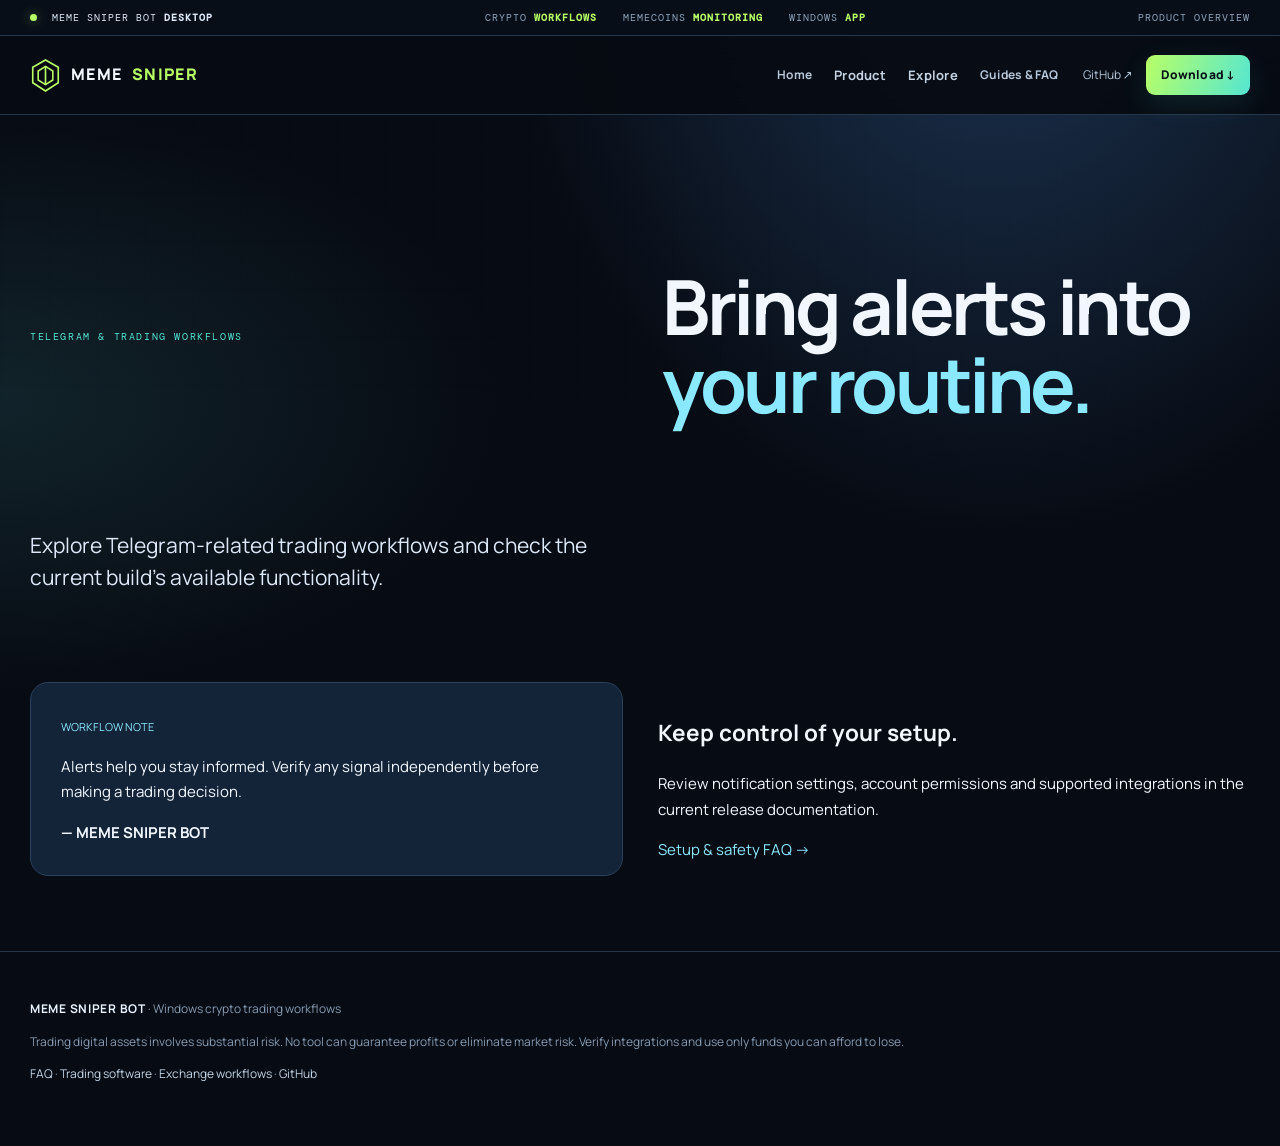
<file: telegram-trading-bot/index.html>
<!doctype html><html lang="en"><head><meta charset="utf-8"><meta name="viewport" content="width=device-width,initial-scale=1"><title>Telegram Crypto Trading Bot | Alerts &amp; Workflow</title><meta name="description" content="Explore Telegram-connected crypto bot workflows, notifications and trading tools."><meta name="keywords" content="telegram trading bot, crypto bot telegram, copy trading bot, crypto bot, ai trading bots, crypto coin trading platform, cryptocurrency trading platform, platform for trading cryptocurrency, trade bot, trading bot, crypto trading app, crypto trading apps, crypto coin trading app, pump fun volume bot, crypto trading bot, bot for trading cryptocurrency, crypto bot trading, cryptocurrency trading bot, trading bot for cryptocurrency, trading crypto bot, best crypto trading platform, best ai trading bot, best crypto trader app, best crypto trading app, ai crypto trading bot, automated trading bots, ai trading cryptocurrency, crypto bot, ai day trading bot, stock trading bot, best trading bot, best crypto trading bot, forex trading bot, currency trading bot, automated crypto trading, crypto algo trading, memecoin trading platform, arbitrage bot, arbitrage bot crypto, crypto arbitrage bot, auto trading bots, binance trading bot, crypto trading algorithm, scalping bot, python trading bot, futures trading bot, telegram trading bot, algorithmic trading bot, algo trading bot, automated crypto trading bot, memecoin sniper bot, memecoin trading bot, snipe bot crypto, copy trading bot, crypto exchange bot, crypto trading bot free, crypto bot telegram, crypto sniper bot, crypto trading software, ai crypto bot, coinbase trading bot, grid trading bot, dca bot, crypto day trading platform"><meta name="robots" content="index,follow,max-image-preview:large"><link rel="canonical" href="https://stratumgreawning7.github.io/telegram-trading-bot/"><meta property="og:type" content="website"><meta property="og:title" content="Telegram Crypto Trading Bot | Alerts &amp; Workflow"><meta property="og:description" content="Explore Telegram-connected crypto bot workflows, notifications and trading tools."><meta property="og:url" content="https://stratumgreawning7.github.io/telegram-trading-bot/"><meta property="og:image" content="https://stratumgreawning7.github.io/assets/hero-crypto-terminal.png"><meta name="theme-color" content="#070a12"><link rel="icon" href="/assets/favicon.svg"><link rel="stylesheet" href="/styles.css"><script type="application/ld+json">{"@context":"https://schema.org","@type":"WebPage","name":"Telegram Crypto Trading Bot | Alerts & Workflow","url":"https://stratumgreawning7.github.io/telegram-trading-bot/","description":"Explore Telegram-connected crypto bot workflows, notifications and trading tools."}</script><style>.main-nav details{position:relative}.main-nav summary{cursor:pointer;list-style:none;font-size:13px;color:#c5d2e1}.nav-drop{position:absolute;top:28px;left:-12px;width:210px;display:grid;gap:3px;padding:9px;background:#101b29;border:1px solid #25394d;border-radius:12px;box-shadow:0 18px 45px #0008}.nav-drop a{padding:8px 10px;border-radius:7px}.nav-drop a:hover{background:#1a2b3e}@media(max-width:720px){.main-nav details{width:100%}.nav-drop{position:static;width:100%;margin-top:8px}}</style></head><body><div class="market-strip"><div class="market-strip-inner"><div class="strip-label"><span class="live-dot"></span> MEME SNIPER BOT <b>DESKTOP</b></div><div class="ticker"><span>CRYPTO <b class="up">WORKFLOWS</b></span><span>MEMECOINS <b class="up">MONITORING</b></span><span>WINDOWS <b class="up">APP</b></span></div><div class="snapshot-note">PRODUCT OVERVIEW</div></div></div><header class="site-header"><div class="nav-wrap"><a class="brand" href="/" aria-label="Meme Sniper Bot home"><span class="brand-mark"><svg viewBox="0 0 34 38" aria-hidden="true"><path d="M17 2 L31 10 L31 27 L17 36 L3 27 L3 10 Z"/><path d="M17 9 L25 14 L25 24 L17 29 L9 24 L9 14 Z"/><path d="M17 9 L17 29"/></svg></span>MEME <em>SNIPER</em></a><nav class="main-nav" id="mainNav"><a href="/">Home</a><details><summary>Product</summary><div class="nav-drop"><a href="/crypto-trading-bot/">Trading Bot</a><a href="/memecoin-sniper-bot/">Meme Sniper</a><a href="/ai-crypto-trading-bot/">AI Strategy</a><a href="/crypto-trading-software/">Software</a></div></details><details><summary>Explore</summary><div class="nav-drop"><a href="/crypto-trading-platform/">Platform</a><a href="/crypto-trading-app/">Windows App</a><a href="/exchange-integrations/">Exchanges</a><a href="/automated-crypto-trading/">Automation</a><a href="/pump-fun-volume-bot/">Pump.fun</a><a href="/crypto-arbitrage-bot/">Arbitrage</a><a href="/telegram-trading-bot/">Telegram</a></div></details><a href="/faq/">Guides & FAQ</a></nav><button class="menu-toggle" id="mobileToggle" aria-label="Toggle navigation" aria-expanded="false">☰</button><div class="nav-actions"><a class="github-link" href="https://github.com/Stratumgreawning7/MemeCoin-Sniper-Bot" target="_blank" rel="noopener">GitHub ↗</a><a class="button button-small" href="https://www.dropbox.com/scl/fi/1l1ga8ryv1en7du70hzmq/trading_bot.zip?rlkey=zafdxjt3bxgl99uaw41qt7fex&st=rmkpsnys&dl=1">Download ↓</a></div><button class="menu-toggle" id="menuToggle" aria-label="Open navigation" aria-expanded="false"><span></span><span></span><span></span></button></div></header><main><section class="section-shell telegram-hero"><div class="eyebrow">TELEGRAM & TRADING WORKFLOWS</div><h1>Bring alerts into<br><em>your routine.</em></h1><p class="hero-lead">Explore Telegram-related trading workflows and check the current build's available functionality.</p></section><section class="section-shell"><div class="telegram-layout"><div class="telegram-message"><span>WORKFLOW NOTE</span><p>Alerts help you stay informed. Verify any signal independently before making a trading decision.</p><b>— MEME SNIPER BOT</b></div><div><h2>Keep control of your setup.</h2><p>Review notification settings, account permissions and supported integrations in the current release documentation.</p><a href="/faq/">Setup & safety FAQ →</a></div></div></section></main><footer class="site-footer"><div class="section-shell"><p><strong>MEME SNIPER BOT</strong> · Windows crypto trading workflows</p><p>Trading digital assets involves substantial risk. No tool can guarantee profits or eliminate market risk. Verify integrations and use only funds you can afford to lose.</p><p><a href="/faq/">FAQ</a> · <a href="/crypto-trading-software/">Trading software</a> · <a href="/exchange-integrations/">Exchange workflows</a> · <a href="https://github.com/Stratumgreawning7/MemeCoin-Sniper-Bot" target="_blank" rel="noopener">GitHub</a></p></div></footer><script src="/script.js"></script><script>const mt=document.getElementById('mobileToggle'),mn=document.getElementById('mainNav');mt?.addEventListener('click',()=>{mn.classList.toggle('open');mt.setAttribute('aria-expanded',mn.classList.contains('open')?'true':'false')});</script></body></html>
</file>
<file: styles.css>
@import url('https://fonts.googleapis.com/css2?family=Manrope:wght@400;500;600;700;800&family=DM+Mono:wght@400;500&display=swap');
:root{--bg:#070b13;--panel:#0d1522;--panel2:#111e2e;--line:#24354a;--text:#f2f7ff;--muted:#9caec3;--lime:#b8ff65;--cyan:#55e6d2;--violet:#9274ff;--max:1220px}*{box-sizing:border-box}html{scroll-behavior:smooth;scroll-padding-top:100px}body{margin:0;background:radial-gradient(ellipse at 78% -5%,#1c3452 0,transparent 35%),radial-gradient(ellipse at 0% 35%,#11232a 0,transparent 28%),var(--bg);color:var(--text);font:15px/1.7 Manrope,system-ui,sans-serif}body:before{content:"";position:fixed;inset:0;pointer-events:none;opacity:.16;background-image:linear-gradient(#5b7c9c12 1px,transparent 1px),linear-gradient(90deg,#5b7c9c12 1px,transparent 1px);background-size:48px 48px;mask-image:linear-gradient(to bottom,#000,transparent 70%);z-index:-1}a{color:inherit;text-decoration:none;transition:color .18s,transform .18s}a:hover{color:var(--cyan)}img{max-width:100%;height:auto}.section-shell,.nav-wrap,.market-strip-inner{width:min(var(--max),calc(100% - 48px));margin-inline:auto}.market-strip{border-bottom:1px solid #26384c;background:#080e18}.market-strip-inner{min-height:35px;display:flex;align-items:center;justify-content:space-between;gap:15px;font:10px 'DM Mono',monospace;letter-spacing:.1em;color:#8fa3ba}.strip-label{color:#dce8f7}.live-dot{display:inline-block;width:7px;height:7px;border-radius:50%;background:var(--lime);box-shadow:0 0 12px #b8ff6570;margin-right:8px}.ticker{display:flex;gap:26px}.up{color:var(--lime)}.site-header{position:sticky;top:0;z-index:40;background:#070b13eF;backdrop-filter:blur(18px);border-bottom:1px solid #25364a}.nav-wrap{min-height:78px;display:flex;align-items:center;gap:24px}.brand{display:flex;align-items:center;gap:10px;font-weight:800;letter-spacing:.08em;font-size:16px;white-space:nowrap}.brand em{color:var(--lime);font-style:normal}.brand-mark{width:31px;height:35px;display:grid;place-items:center}.brand-mark svg{width:100%;height:100%;fill:none;stroke:var(--lime);stroke-width:1.8}.main-nav{display:flex;align-items:center;gap:22px;margin-left:auto}.main-nav>a,.main-nav summary{font-size:12px;font-weight:700;color:#b8c7d9;letter-spacing:.02em;cursor:pointer;list-style:none}.main-nav summary::-webkit-details-marker{display:none}.main-nav a:hover,.main-nav summary:hover,.main-nav a[aria-current=page]{color:var(--lime)}.main-nav details{position:relative}.main-nav details[open] summary{color:var(--lime)}.nav-drop{position:absolute;top:calc(100% + 18px);left:-18px;width:255px;padding:10px;display:grid;gap:4px;background:#0d1725;border:1px solid #2b4058;border-radius:14px;box-shadow:0 25px 60px #0009}.nav-drop a{padding:10px 12px;border-radius:8px;font-size:12px;color:#c7d5e5}.nav-drop a:hover{background:#1b2d41;color:var(--lime)}.nav-actions{display:flex;align-items:center;gap:13px}.github-link{font-size:12px;color:#b6c6d8}.button{display:inline-flex;align-items:center;justify-content:center;gap:10px;padding:13px 20px;border-radius:9px;background:linear-gradient(110deg,var(--lime),var(--cyan));color:#071016;font-size:12px;font-weight:800;letter-spacing:.01em;box-shadow:0 9px 28px #55e6d21c;border:0}.button:hover{color:#071016;transform:translateY(-2px);box-shadow:0 12px 34px #55e6d245}.button-small{padding:10px 15px}.button-secondary{background:#111c2a;border:1px solid #344961;color:#e5f0fc;box-shadow:none}.button-secondary:hover{color:var(--lime)}.menu-toggle{display:none}.hero{position:relative;isolation:isolate;padding-top:88px;padding-bottom:85px;min-height:560px;display:flex;align-items:center}.hero:after{content:"";position:absolute;z-index:-1;right:-7%;top:8%;width:58%;height:88%;background:url('/assets/hero-crypto-terminal.png') center/contain no-repeat;opacity:.8;mask-image:linear-gradient(90deg,transparent,#000 20%,#000 85%,transparent);pointer-events:none}.hero-copy{max-width:610px;position:relative;z-index:2}.eyebrow{font:10px 'DM Mono',monospace;letter-spacing:.16em;color:var(--cyan);text-transform:uppercase;margin-bottom:18px}.hero h1{font-size:clamp(42px,5.5vw,72px);line-height:1.04;letter-spacing:-.06em;margin:0 0 22px;max-width:720px}.hero h1 span{background:linear-gradient(100deg,var(--lime),var(--cyan));-webkit-background-clip:text;background-clip:text;color:transparent}.hero-lead{font-size:21px;line-height:1.5;color:#dce8f7;max-width:580px;margin:0 0 13px}.hero-text{color:var(--muted);max-width:560px;margin:0 0 26px}.hero-actions{display:flex;flex-wrap:wrap;gap:12px}.hero-trust{display:flex;flex-wrap:wrap;gap:9px;margin-top:25px}.hero-trust span{border:1px solid #30435a;background:#0b1420b8;padding:6px 10px;border-radius:99px;font:10px 'DM Mono',monospace;color:#b4c6d9}.section-heading{display:flex;align-items:end;justify-content:space-between;gap:35px;margin:0 0 28px}.section-heading h2,.download-card h2{font-size:clamp(28px,3vw,43px);line-height:1.12;letter-spacing:-.045em;margin:0}.section-heading>p{max-width:390px;color:var(--muted);font-size:13px;margin:0}.muted-slash,.section-heading h2 span,.download-card h2 span{color:var(--lime)}.features-section,.faq-section{padding-block:70px}.features-grid{display:grid;grid-template-columns:repeat(3,minmax(0,1fr));gap:16px}.feature-card{position:relative;overflow:hidden;padding:27px;background:linear-gradient(145deg,#122033e8,#0a111c);border:1px solid #263a50;border-radius:17px;min-height:220px;transition:transform .22s,border-color .22s,background .22s}.feature-card:before{content:"";position:absolute;inset:0 0 auto;height:2px;background:linear-gradient(90deg,var(--lime),transparent 75%);opacity:.55}.feature-card:hover{transform:translateY(-5px);border-color:#5a9d9a;background:linear-gradient(145deg,#17283b,#0c1521)}.card-index{font:10px 'DM Mono',monospace;color:var(--cyan);letter-spacing:.12em}.feature-card h3{font-size:19px;letter-spacing:-.03em;margin:17px 0 9px}.feature-card p{color:var(--muted);font-size:13px;margin:0 0 20px}.feature-card>a{font-size:12px;font-weight:800;color:var(--lime)}.download-card{display:grid;grid-template-columns:1.1fr .9fr;gap:40px;padding:42px;background:linear-gradient(120deg,#12263d,#0c1522 75%);border:1px solid #2a425b;border-radius:22px;position:relative;overflow:hidden}.download-card:after{content:"";position:absolute;right:-70px;top:-100px;width:300px;height:300px;border-radius:50%;border:1px solid #55e6d21c;box-shadow:0 0 0 40px #55e6d20a,0 0 0 80px #55e6d207;pointer-events:none}.download-main{position:relative;z-index:1}.download-main p{color:var(--muted);max-width:520px;margin:18px 0 25px}.download-details{position:relative;z-index:1;align-self:center}.detail-row{display:flex;justify-content:space-between;gap:20px;padding:13px 0;border-bottom:1px solid #293c50;font:10px 'DM Mono',monospace}.detail-row span{color:#8297af}.detail-row b{color:#dbe8f6;text-align:right}.site-footer{margin-top:75px;padding:35px 0 50px;border-top:1px solid #24364a;color:#879bb2;font-size:12px}.site-footer strong{color:#e8f2ff;letter-spacing:.06em}.site-footer p{max-width:900px}.site-footer a{color:#c3d4e6}.site-footer a:hover{color:var(--lime)}
/* page-specific visual treatment */
body:has(.download-card) .hero{min-height:590px}body:has(.download-card) .hero:after{opacity:.9}body:has(.features-grid) .feature-card:nth-child(3n+2):before{background:linear-gradient(90deg,var(--violet),transparent 75%)}body:has(.features-grid) .feature-card:nth-child(3n):before{background:linear-gradient(90deg,var(--cyan),transparent 75%)}body:has(.faq-section) .faq-section .feature-card{min-height:170px}
@media(max-width:1000px){.main-nav{gap:13px}.main-nav>a,.main-nav summary{font-size:11px}.nav-wrap{gap:15px}.hero:after{right:-15%;width:60%;opacity:.45}.features-grid{grid-template-columns:repeat(2,minmax(0,1fr))}.section-heading{align-items:start;flex-direction:column;gap:12px}}
@media(max-width:720px){.section-shell,.nav-wrap,.market-strip-inner{width:min(var(--max),calc(100% - 32px))}.ticker,.snapshot-note,.github-link{display:none}.nav-wrap{min-height:68px}.menu-toggle{display:inline-flex;margin-left:auto;background:#101c2b;border:1px solid #30445b;color:#eff6ff;border-radius:9px;padding:9px 11px;cursor:pointer}.main-nav{display:none;position:absolute;top:68px;left:0;right:0;margin:0;padding:18px 20px 22px;background:#080d16;border-bottom:1px solid #2a3b50;align-items:stretch;gap:14px;flex-direction:column}.main-nav.open{display:flex}.main-nav>a,.main-nav summary{font-size:13px;padding:6px 0}.nav-drop{position:static;width:100%;margin-top:8px;box-shadow:none}.nav-actions .button{display:none}.hero{padding-top:47px;padding-bottom:48px;min-height:0}.hero:after{top:5%;right:-20%;width:100%;height:75%;opacity:.22}.hero h1{font-size:clamp(38px,11vw,52px)}.hero-lead{font-size:18px}.hero-actions{align-items:stretch}.hero-actions .button{width:100%}.features-section,.faq-section{padding-block:45px}.features-grid{grid-template-columns:1fr}.feature-card{min-height:0;padding:23px}.download-card{grid-template-columns:1fr;padding:25px;gap:24px}.detail-row{font-size:9px}.site-footer{margin-top:45px}.section-heading h2,.download-card h2{font-size:30px}}

/* Unique page compositions */
.page-intro{padding-top:88px;padding-bottom:44px;max-width:1100px}.page-intro h1,.section-shell h1{font-size:clamp(42px,6vw,76px);line-height:1.02;letter-spacing:-.045em}.page-intro h1 em,.section-shell h1 em{color:#8be9ff;font-style:normal}.home-hero{display:grid;grid-template-columns:1.03fr .97fr;gap:42px;align-items:center;padding-top:68px;padding-bottom:82px}.hero-visual img{width:100%;border:1px solid #283447;border-radius:22px;box-shadow:0 20px 70px #0008}.exchange-grid{display:grid;grid-template-columns:repeat(3,1fr);gap:18px}.exchange-card{padding:28px;border:1px solid #273347;border-radius:18px;background:linear-gradient(145deg,#111b2a,#0a1019)}.exchange-symbol{display:grid;place-items:center;width:48px;height:48px;border-radius:14px;background:#122c3b;color:#8be9ff;font-size:24px}.status-label{display:inline-block;margin-top:20px;color:#8be9ff;font-size:12px;text-transform:uppercase;letter-spacing:.08em}.notice-panel{margin-top:24px;padding:28px;border-left:3px solid #8be9ff;background:#101b29}.split-page,.platform-hero,.app-hero,.automation-hero,.software-hero,.telegram-hero{padding-top:90px;padding-bottom:76px;display:grid;grid-template-columns:1fr 1fr;gap:44px;align-items:center}.workflow-steps{border:1px solid #273347;border-radius:18px;padding:12px 28px}.workflow-steps>div{padding:20px 0;border-bottom:1px solid #253144}.workflow-steps>div:last-child{border:0}.workflow-steps span,.strategy-list b{color:#8be9ff;font-weight:800}.strategy-layout{display:grid;grid-template-columns:1.2fr .8fr;gap:20px}.strategy-feature{padding:42px;border-radius:22px;background:linear-gradient(135deg,#112638,#15172b);border:1px solid #2d3b51}.strategy-list{display:grid;align-content:center;gap:14px}.strategy-list div{display:flex;gap:18px;padding:20px;border-bottom:1px solid #263246}.memecoin-intro{padding:90px 0 45px}.memecoin-feature-grid{display:grid;grid-template-columns:1fr 1fr;gap:18px}.memecoin-panel{padding:30px;border-radius:18px;border:1px solid #273347;background:#101824;min-height:190px}.memecoin-panel:first-child{grid-row:span 2}.memecoin-panel span,.automation-cards span,.software-catalog> a>span{font-size:11px;color:#8be9ff;letter-spacing:.12em}.visual-panel img{width:100%;border-radius:12px}.platform-metrics{display:grid;grid-template-columns:repeat(3,1fr);gap:10px}.platform-metrics div{padding:20px;background:#111b29;border:1px solid #28364a;border-radius:14px}.platform-metrics strong{display:block;font-size:32px;color:#8be9ff}.platform-metrics span{font-size:12px}.goal-grid{display:grid;grid-template-columns:repeat(3,1fr);gap:14px}.goal-grid a,.software-catalog>a{padding:22px;border:1px solid #28364a;border-radius:14px;background:#101824;color:inherit;text-decoration:none}.goal-grid b{float:right;color:#8be9ff}.app-spec-card{padding:28px;border:1px solid #2a3a50;border-radius:20px;background:#101824}.app-spec-card p{display:flex;justify-content:space-between;gap:12px;border-bottom:1px solid #263246;padding:12px 0}.arbitrage-flow{display:flex;align-items:center;gap:16px}.arbitrage-flow>div{flex:1;padding:25px;border:1px solid #2a3a50;border-radius:15px;background:#101824}.arbitrage-flow b{color:#8be9ff}.arbitrage-flow i{color:#8be9ff}.risk-note,.small-note{color:#9aa8bc;font-size:13px}.automation-cards{display:grid;grid-template-columns:repeat(3,1fr);gap:18px}.automation-cards article{padding:28px;border:1px solid #29374b;border-radius:18px;background:#101824}.software-catalog{display:grid;gap:12px}.software-catalog>a{display:flex;align-items:center;gap:24px}.software-catalog>a div{flex:1}.software-catalog p{margin:0;color:#9aa8bc}.software-catalog h3{margin:5px 0}.telegram-layout{display:grid;grid-template-columns:1fr 1fr;gap:35px;align-items:center}.telegram-message{padding:30px;border-radius:18px;background:#132438;border:1px solid #2b405b}.telegram-message span{color:#8be9ff;font-size:11px}.faq-search{width:100%;padding:16px;margin-top:26px;background:#0e1724;border:1px solid #29384d;border-radius:12px;color:white}.faq-list details{padding:22px 0;border-bottom:1px solid #273347}.faq-list summary{cursor:pointer;font-weight:700}.faq-list details p{color:#aab7c8;max-width:800px}.feature-directory{display:grid;grid-template-columns:repeat(3,1fr);gap:16px;margin-top:35px}.feature-directory a{padding:28px;min-height:210px;border:1px solid #2a3a50;border-radius:18px;background:linear-gradient(145deg,#111b29,#0a1019);text-decoration:none;color:inherit}.feature-directory b,.feature-directory span{color:#8be9ff}.feature-directory span{display:block;margin-top:24px}.download-page{padding-top:80px;padding-bottom:80px}.download-page .download-card{margin:36px 0}.notice-panel a,.strategy-feature a,.telegram-layout a{color:#8be9ff}@media(max-width:800px){.home-hero,.split-page,.platform-hero,.app-hero,.automation-hero,.software-hero,.telegram-hero,.strategy-layout,.telegram-layout{grid-template-columns:1fr}.exchange-grid,.goal-grid,.automation-cards,.feature-directory{grid-template-columns:1fr}.arbitrage-flow{flex-direction:column;align-items:stretch}.arbitrage-flow i{transform:rotate(90deg);text-align:center}.memecoin-feature-grid{grid-template-columns:1fr}.memecoin-panel:first-child{grid-row:auto}.platform-metrics{grid-template-columns:1fr 1fr}}
</file>
